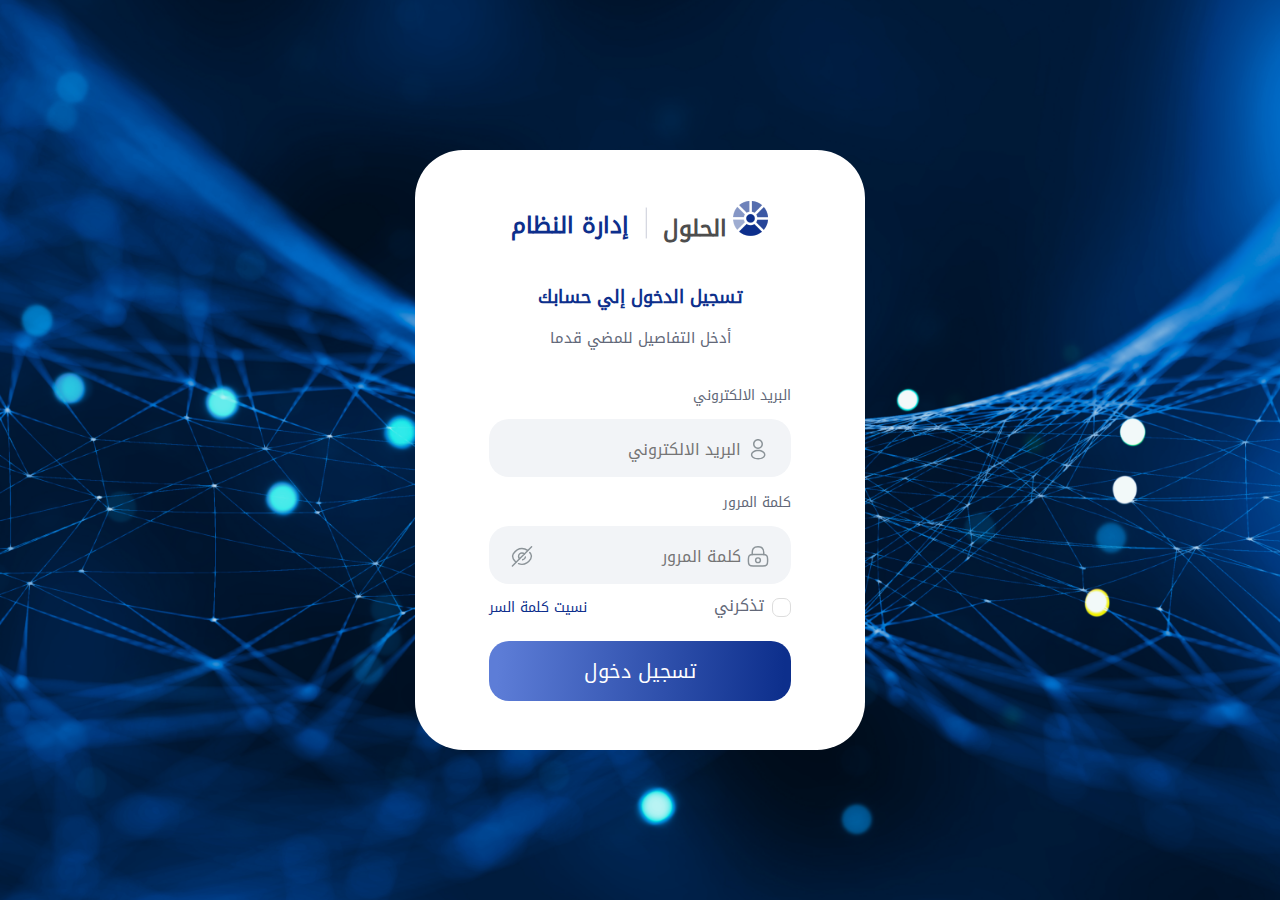
<file: index.html>
<!DOCTYPE html>
<html lang="ar" dir="rtl">
<head>
    <meta charset="UTF-8">
    <meta name="viewport" content="width=device-width, initial-scale=1.0">
    <title>Login</title>
    <link rel="stylesheet" href="css/login-style.css">
    <link rel="stylesheet" href="css/all.min.css">
    <title>Document</title>
</head>
<body class="login-page">
    <div class="login-form">
        <div class="brand-item">
            <div class="item-logo"><a class="brand" href="#"><img src="img/logo.png" alt><span>الحلول</span></a></div>
            <div>   
                <svg class="stroke-svg" xmlns="http://www.w3.org/2000/svg" width="2" height="32" viewBox="0 0 2 34" fill="none">
                    <path d="M1 1L0.999999 33" stroke="#C5C9D5"
                        stroke-linecap="round" />
                </svg>
            </div>
            <div>
                <a class="link-brand" href="#">إدارة النظام</a>
            </div>
        </div>
        <div class="login-header">
            <p class="title">تسجيل الدخول إلي حسابك</p>
            <p class="des">أدخل التفاصيل للمضي قدما</p>
        </div>
        <form action="" class="form">
             <div class="email-field">
                <p class="email-title">البريد الالكتروني</p>
                <svg xmlns="http://www.w3.org/2000/svg" width="24" height="25" viewBox="0 0 24 25" fill="none">
                    <path d="M12.1596 12.5458C12.1296 12.5458 12.1096 12.5458 12.0796 12.5458C12.0296 12.5358 11.9596 12.5358 11.8996 12.5458C8.99957 12.4558 6.80957 10.1758 6.80957 7.36578C6.80957 4.50578 9.13957 2.17578 11.9996 2.17578C14.8596 2.17578 17.1896 4.50578 17.1896 7.36578C17.1796 10.1758 14.9796 12.4558 12.1896 12.5458C12.1796 12.5458 12.1696 12.5458 12.1596 12.5458ZM11.9996 3.67578C9.96957 3.67578 8.30957 5.33578 8.30957 7.36578C8.30957 9.36578 9.86957 10.9758 11.8596 11.0458C11.9096 11.0358 12.0496 11.0358 12.1796 11.0458C14.1396 10.9558 15.6796 9.34578 15.6896 7.36578C15.6896 5.33578 14.0296 3.67578 11.9996 3.67578Z" fill="#8B9398"/>
                    <path d="M12.1696 23.4758C10.2096 23.4758 8.23961 22.9758 6.74961 21.9758C5.35961 21.0558 4.59961 19.7958 4.59961 18.4258C4.59961 17.0558 5.35961 15.7858 6.74961 14.8558C9.74961 12.8658 14.6096 12.8658 17.5896 14.8558C18.9696 15.7758 19.7396 17.0358 19.7396 18.4058C19.7396 19.7758 18.9796 21.0458 17.5896 21.9758C16.0896 22.9758 14.1296 23.4758 12.1696 23.4758ZM7.57961 16.1158C6.61961 16.7558 6.09961 17.5758 6.09961 18.4358C6.09961 19.2858 6.62961 20.1058 7.57961 20.7358C10.0696 22.4058 14.2696 22.4058 16.7596 20.7358C17.7196 20.0958 18.2396 19.2758 18.2396 18.4158C18.2396 17.5658 17.7096 16.7458 16.7596 16.1158C14.2696 14.4558 10.0696 14.4558 7.57961 16.1158Z" fill="#8B9398"/>
                </svg>
                <input type="email" placeholder="البريد الالكتروني">
             </div>
             <div class="password-field">
                <p class="pass-title"> كلمة المرور</p>
                <svg class="pass" xmlns="http://www.w3.org/2000/svg" width="24" height="25" viewBox="0 0 24 25" fill="none">
                    <path d="M6 10.9258V8.92578C6 5.61578 7 2.92578 12 2.92578C17 2.92578 18 5.61578 18 8.92578V10.9258" stroke="#8B9398" stroke-width="1.5" stroke-linecap="round" stroke-linejoin="round"/>
                    <path d="M12 19.4258C13.3807 19.4258 14.5 18.3065 14.5 16.9258C14.5 15.5451 13.3807 14.4258 12 14.4258C10.6193 14.4258 9.5 15.5451 9.5 16.9258C9.5 18.3065 10.6193 19.4258 12 19.4258Z" stroke="#8B9398" stroke-width="1.5" stroke-linecap="round" stroke-linejoin="round"/>
                    <path d="M17 22.9258H7C3 22.9258 2 21.9258 2 17.9258V15.9258C2 11.9258 3 10.9258 7 10.9258H17C21 10.9258 22 11.9258 22 15.9258V17.9258C22 21.9258 21 22.9258 17 22.9258Z" stroke="#8B9398" stroke-width="1.5" stroke-linecap="round" stroke-linejoin="round"/>
                </svg>
                <span onclick="viewPassword()"><svg id="eyePassword" class="eye"xmlns="http://www.w3.org/2000/svg" width="24" height="25" viewBox="0 0 24 25" fill="none">
                    <path d="M14.5299 10.3957L9.46992 15.4557C8.81992 14.8057 8.41992 13.9157 8.41992 12.9257C8.41992 10.9457 10.0199 9.3457 11.9999 9.3457C12.9899 9.3457 13.8799 9.7457 14.5299 10.3957Z" stroke="#8B9398" stroke-width="1.5" stroke-linecap="round" stroke-linejoin="round"/>
                    <path d="M17.8198 6.69625C16.0698 5.37625 14.0698 4.65625 11.9998 4.65625C8.46984 4.65625 5.17984 6.73625 2.88984 10.3362C1.98984 11.7462 1.98984 14.1163 2.88984 15.5263C3.67984 16.7663 4.59984 17.8363 5.59984 18.6963" stroke="#8B9398" stroke-width="1.5" stroke-linecap="round" stroke-linejoin="round"/>
                    <path d="M8.41992 20.4555C9.55992 20.9355 10.7699 21.1955 11.9999 21.1955C15.5299 21.1955 18.8199 19.1155 21.1099 15.5155C22.0099 14.1055 22.0099 11.7355 21.1099 10.3255C20.7799 9.80547 20.4199 9.31547 20.0499 8.85547" stroke="#8B9398" stroke-width="1.5" stroke-linecap="round" stroke-linejoin="round"/>
                    <path d="M15.5099 13.626C15.2499 15.036 14.0999 16.186 12.6899 16.446" stroke="#8B9398" stroke-width="1.5" stroke-linecap="round" stroke-linejoin="round"/>
                    <path d="M9.47 15.4561L2 22.9261" stroke="#8B9398" stroke-width="1.5" stroke-linecap="round" stroke-linejoin="round"/>
                    <path d="M21.9998 2.92578L14.5298 10.3958" stroke="#8B9398" stroke-width="1.5" stroke-linecap="round" stroke-linejoin="round"/>
                    </svg></span>
                <input type="password" id="password-field" placeholder="كلمة المرور">
             </div>
            <div class="remember">
                <div><input type="checkbox"><span for="">تذكرني</span></div>   
                <div><a href="forgetPassword.html">نسيت كلمة السر</a></div>                
            </div>  
           <button class="login-btn">تسجيل دخول</button>
        </form>
    </div>
    <script src="js/main.js"></script>
</body>
</html>
</file>
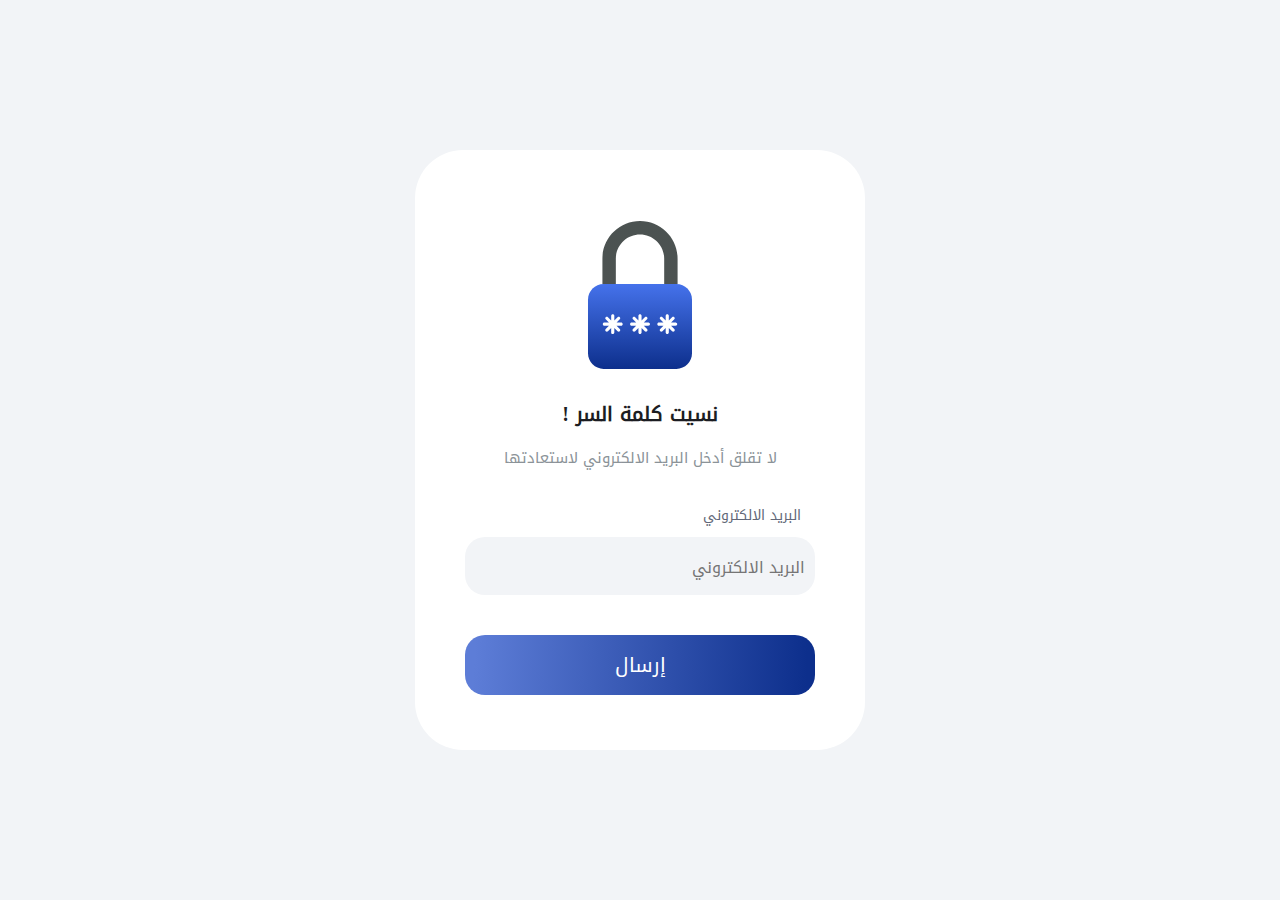
<file: forgetPassword.html>
<!DOCTYPE html>
<html lang="ar" dir="rtl">
<head>
    <meta charset="UTF-8">
    <meta name="viewport" content="width=device-width, initial-scale=1.0">
    <link rel="stylesheet" href="css/all.min.css">
    <title>Forget Password</title>
    <link rel="stylesheet" href="css/login-style.css">
</head>
<body class="forget-page">
    <div class="foregetPass-form">
        <div class="header-forget">
            <div>
                <svg xmlns="http://www.w3.org/2000/svg" width="187" height="187" viewBox="0 0 187 187" fill="none">
                    <path d="M93.5078 1.36328C67.651 1.36328 46.6555 22.3584 46.6555 48.2152V80.0118C47.1259 79.9727 47.5964 79.9332 48.1062 79.9332H63.3774V48.2152C63.3774 31.5915 76.8644 18.0651 93.5078 18.0651C110.326 18.0651 123.658 31.7873 123.658 48.2152V79.9332H138.89C139.399 79.9332 139.87 79.9723 140.36 80.0118V48.2152C140.36 22.5907 119.596 1.36328 93.5078 1.36328Z" fill="url(#paint0_linear_1_33404)"/>
                    <path d="M158.327 99.3703V166.202C158.327 176.922 149.649 185.636 138.893 185.636H48.1069C37.3872 185.636 28.6731 176.922 28.6731 166.202V99.3703C28.6731 88.6507 37.3872 79.9365 48.1069 79.9365H138.893C149.649 79.9365 158.327 88.6507 158.327 99.3703Z" fill="url(#paint1_linear_1_33404)"/>
                    <path d="M71.9212 129.863C71.9212 130.942 71.0392 131.824 69.961 131.824H64.2568L68.2948 135.862C68.4766 136.043 68.6207 136.258 68.7191 136.496C68.8175 136.733 68.8681 136.987 68.8681 137.244C68.8681 137.5 68.8175 137.755 68.7191 137.992C68.6207 138.229 68.4766 138.444 68.2948 138.626C67.4723 139.448 66.2382 139.37 65.5307 138.626L61.4927 134.588V140.312C61.4927 141.39 60.6103 142.272 59.5325 142.272C59.2748 142.273 59.0195 142.223 58.7813 142.124C58.5431 142.026 58.3267 141.882 58.1445 141.7C57.9623 141.517 57.8179 141.301 57.7197 141.063C57.6215 140.825 57.5714 140.569 57.5723 140.312V134.588L53.5343 138.626C52.7117 139.448 51.4776 139.37 50.7698 138.626C50.5839 138.447 50.436 138.232 50.335 137.995C50.234 137.757 50.182 137.502 50.182 137.244C50.182 136.986 50.234 136.73 50.335 136.493C50.436 136.255 50.5839 136.041 50.7698 135.862L54.8082 131.824H49.0842C48.0061 131.824 47.124 130.941 47.124 129.863C47.124 128.786 48.0061 127.903 49.0842 127.903H54.8082L50.7698 123.865C50.5839 123.686 50.436 123.471 50.335 123.234C50.234 122.996 50.1819 122.741 50.1819 122.483C50.1819 122.225 50.234 121.969 50.335 121.732C50.436 121.494 50.5839 121.28 50.7698 121.101C50.9512 120.919 51.1666 120.775 51.4038 120.676C51.641 120.578 51.8952 120.527 52.152 120.527C52.4088 120.527 52.663 120.578 52.9002 120.676C53.1374 120.775 53.3529 120.919 53.5343 121.101L57.5723 125.139V119.435C57.5723 118.337 58.435 117.475 59.5325 117.475C59.7902 117.474 60.0455 117.524 60.2837 117.622C60.522 117.72 60.7384 117.864 60.9206 118.047C61.1028 118.229 61.2472 118.445 61.3454 118.684C61.4436 118.922 61.4936 119.177 61.4927 119.435V125.139L65.5307 121.101C65.7121 120.919 65.9275 120.775 66.1647 120.676C66.4018 120.578 66.656 120.527 66.9128 120.527C67.1695 120.527 67.4237 120.578 67.6609 120.676C67.8981 120.775 68.1135 120.919 68.2948 121.101C68.4766 121.282 68.6208 121.498 68.7191 121.735C68.8175 121.972 68.8681 122.226 68.8681 122.483C68.8681 122.74 68.8175 122.994 68.7191 123.231C68.6208 123.468 68.4766 123.684 68.2948 123.865L64.2568 127.903H69.961C71.0392 127.903 71.9212 128.785 71.9212 129.863Z" fill="white"/>
                    <path d="M105.894 129.863C105.895 130.121 105.845 130.376 105.747 130.615C105.649 130.853 105.504 131.069 105.322 131.251C105.14 131.434 104.923 131.578 104.685 131.676C104.447 131.774 104.192 131.824 103.934 131.824H98.2293L102.267 135.862C102.449 136.043 102.593 136.258 102.692 136.495C102.79 136.733 102.841 136.987 102.841 137.244C102.841 137.5 102.79 137.755 102.692 137.992C102.593 138.229 102.449 138.444 102.267 138.626C101.531 139.402 100.255 139.417 99.5033 138.626L95.4649 134.588V140.312C95.4649 141.39 94.5828 142.272 93.5047 142.272C92.4265 142.272 91.5444 141.39 91.5444 140.312V134.588L87.5061 138.626C86.6839 139.448 85.4494 139.37 84.7423 138.626C84.5563 138.447 84.4084 138.232 84.3073 137.995C84.2063 137.757 84.1542 137.502 84.1542 137.244C84.1542 136.986 84.2063 136.73 84.3073 136.493C84.4084 136.255 84.5563 136.041 84.7423 135.862L88.7807 131.824H83.0564C81.9782 131.824 81.0962 130.941 81.0962 129.863C81.0962 128.786 81.9786 127.903 83.0564 127.903H88.7807L84.7423 123.865C84.5563 123.686 84.4084 123.471 84.3073 123.234C84.2062 122.996 84.1541 122.741 84.1541 122.483C84.1541 122.225 84.2062 121.969 84.3073 121.732C84.4084 121.494 84.5563 121.28 84.7423 121.101C84.9236 120.919 85.139 120.775 85.3761 120.676C85.6133 120.578 85.8675 120.527 86.1242 120.527C86.3809 120.527 86.6351 120.578 86.8722 120.676C87.1094 120.775 87.3247 120.919 87.5061 121.101L91.5444 125.139V119.435C91.5444 118.337 92.4265 117.475 93.5047 117.475C94.5828 117.475 95.4649 118.337 95.4649 119.435V125.139L99.5033 121.101C99.6846 120.919 99.9001 120.775 100.137 120.676C100.374 120.578 100.629 120.527 100.885 120.527C101.142 120.527 101.396 120.578 101.633 120.676C101.871 120.775 102.086 120.919 102.267 121.101C102.449 121.282 102.593 121.497 102.692 121.735C102.79 121.972 102.841 122.226 102.841 122.483C102.841 122.74 102.79 122.994 102.692 123.231C102.593 123.468 102.449 123.684 102.267 123.865L98.2293 127.903H103.934C104.192 127.902 104.447 127.952 104.685 128.051C104.923 128.149 105.14 128.293 105.322 128.475C105.504 128.658 105.649 128.874 105.747 129.112C105.845 129.35 105.895 129.606 105.894 129.863Z" fill="white"/>
                    <path d="M139.867 129.863C139.868 130.121 139.818 130.376 139.719 130.615C139.621 130.853 139.477 131.069 139.295 131.251C139.113 131.434 138.896 131.578 138.658 131.676C138.42 131.774 138.164 131.824 137.907 131.824H132.202L136.241 135.862C136.422 136.043 136.566 136.258 136.665 136.496C136.763 136.733 136.814 136.987 136.814 137.244C136.814 137.5 136.763 137.755 136.665 137.992C136.566 138.229 136.422 138.444 136.241 138.626C135.508 139.397 134.232 139.421 133.476 138.626L129.438 134.588V140.312C129.438 141.39 128.556 142.272 127.478 142.272C126.4 142.272 125.518 141.39 125.518 140.312V134.588L121.48 138.626C120.657 139.448 119.423 139.37 118.715 138.626C118.529 138.447 118.381 138.232 118.28 137.995C118.179 137.757 118.127 137.502 118.127 137.244C118.127 136.986 118.179 136.73 118.28 136.493C118.381 136.255 118.529 136.041 118.715 135.862L122.754 131.824H117.029C115.951 131.824 115.069 130.941 115.069 129.863C115.069 128.786 115.951 127.903 117.029 127.903H122.754L118.715 123.865C118.529 123.686 118.381 123.472 118.28 123.234C118.179 122.997 118.127 122.741 118.127 122.483C118.127 122.225 118.179 121.969 118.28 121.732C118.381 121.494 118.529 121.28 118.715 121.101C118.897 120.919 119.112 120.775 119.349 120.676C119.587 120.578 119.841 120.527 120.098 120.527C120.354 120.527 120.608 120.578 120.846 120.676C121.083 120.775 121.298 120.919 121.48 121.101L125.518 125.139V119.435C125.518 118.337 126.4 117.475 127.478 117.475C128.556 117.475 129.438 118.337 129.438 119.435V125.139L133.476 121.101C133.658 120.919 133.873 120.775 134.11 120.676C134.348 120.578 134.602 120.527 134.858 120.527C135.115 120.527 135.369 120.578 135.607 120.676C135.844 120.775 136.059 120.919 136.241 121.101C136.422 121.282 136.566 121.498 136.665 121.735C136.763 121.972 136.814 122.226 136.814 122.483C136.814 122.74 136.763 122.994 136.665 123.231C136.566 123.468 136.422 123.684 136.241 123.865L132.202 127.903H137.907C138.164 127.902 138.42 127.952 138.658 128.051C138.896 128.149 139.113 128.293 139.295 128.475C139.477 128.658 139.621 128.874 139.719 129.112C139.818 129.35 139.868 129.606 139.867 129.863Z" fill="white"/>
                    <defs>
                      <linearGradient id="paint0_linear_1_33404" x1="93.5078" y1="80.0118" x2="93.5078" y2="1.36328" gradientUnits="userSpaceOnUse">
                        <stop offset="0.017" stop-color="#4D5351"/>
                        <stop offset="1" stop-color="#4B5251"/>
                      </linearGradient>
                      <linearGradient id="paint1_linear_1_33404" x1="93.5" y1="185.636" x2="93.5" y2="79.9365" gradientUnits="userSpaceOnUse">
                        <stop stop-color="#0D2F8C"/>
                        <stop offset="1" stop-color="#4572EB"/>
                      </linearGradient>
                    </defs>
                  </svg>
            </div>
            <div>
                <p class="forget-title">نسيت كلمة السر !</p>
                <p class="forget-des">لا تقلق أدخل البريد الالكتروني لاستعادتها </p>
            </div>
        </div>
        <form action="" class="formForget">
            <p class="email-title-forget">البريد الالكتروني</p>
            <input type="email" placeholder="البريد الالكتروني">
        </form>
        <div>
          <a href="Virification.html"><button class="forget-btn"> إرسال</button>  </a>
       </div>
    </div>
</body>
</html>
</file>
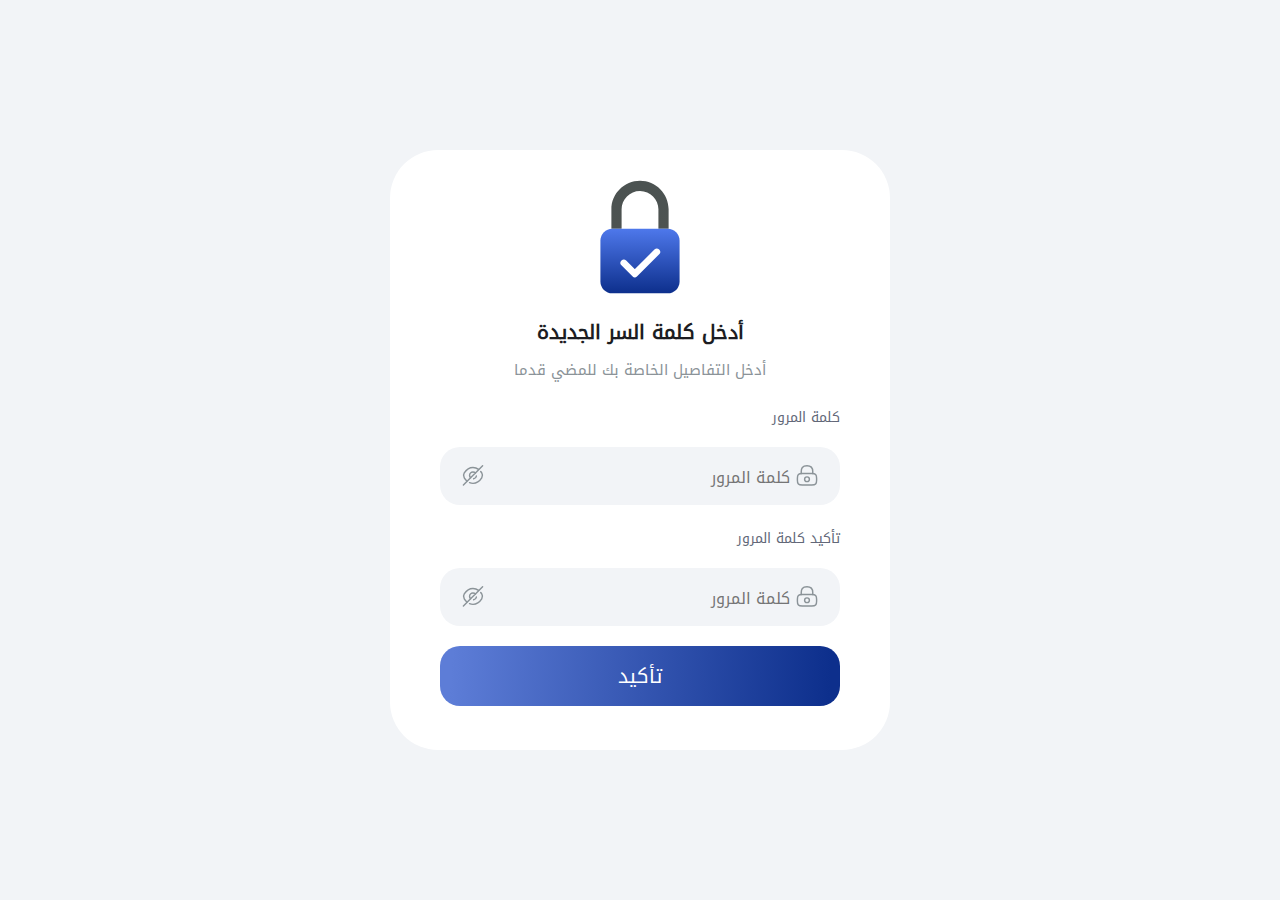
<file: resetPassword.html>
<!DOCTYPE html>
<html lang="ar" dir="rtl">
<head>
    <meta charset="UTF-8">
    <meta name="viewport" content="width=device-width, initial-scale=1.0">
    <link rel="stylesheet" href="css/all.min.css">
    <title>Reset Password</title>
    <link rel="stylesheet" href="css/login-style.css">
 
</head>
<body class="reset-page">
    <div class="reset-form">
        <div class="header-reset">
            <div>
                <svg xmlns="http://www.w3.org/2000/svg" width="131" height="185" viewBox="0 0 131 185" fill="none">
                    <path d="M65.5078 0.363281C39.651 0.363281 18.6555 21.3584 18.6555 47.2152V79.0118C19.1259 78.9727 19.5964 78.9332 20.1062 78.9332H35.3774V47.2152C35.3774 30.5915 48.8644 17.0651 65.5078 17.0651C82.3257 17.0651 95.6579 30.7873 95.6579 47.2152V78.9332H110.89C111.399 78.9332 111.87 78.9723 112.36 79.0118V47.2152C112.36 21.5907 91.5957 0.363281 65.5078 0.363281Z" fill="url(#paint0_linear_1_39748)"/>
                    <path d="M130.327 98.3713V165.203C130.327 175.923 121.649 184.637 110.893 184.637H20.1069C9.38722 184.637 0.673096 175.923 0.673096 165.203V98.3713C0.673096 87.6516 9.38722 78.9375 20.1069 78.9375H110.893C121.649 78.9375 130.327 87.6516 130.327 98.3713Z" fill="url(#paint1_linear_1_39748)"/>
                    <path d="M39.0002 135L56.9791 153L93.0002 117" stroke="white" stroke-width="11" stroke-linecap="round" stroke-linejoin="round"/>
                    <defs>
                      <linearGradient id="paint0_linear_1_39748" x1="65.5078" y1="79.0118" x2="65.5078" y2="0.363281" gradientUnits="userSpaceOnUse">
                        <stop offset="0.017" stop-color="#4D5351"/>
                        <stop offset="1" stop-color="#4B5251"/>
                      </linearGradient>
                      <linearGradient id="paint1_linear_1_39748" x1="65.5" y1="184.637" x2="65.5" y2="78.9375" gradientUnits="userSpaceOnUse">
                        <stop stop-color="#0D2F8C"/>
                        <stop offset="1" stop-color="#4E78EB"/>
                      </linearGradient>
                    </defs>
                  </svg>
            </div>
            <div>
                <p class="reset-title">أدخل كلمة السر الجديدة</p>
                <p class="reset-des">أدخل التفاصيل الخاصة بك للمضي قدما</p>
            </div>
        </div>
         <form action="">
            <div class="password-field">
                <p class="pass-title1"> كلمة المرور</p>
                <svg class="pass" xmlns="http://www.w3.org/2000/svg" width="24" height="25" viewBox="0 0 24 25" fill="none">
                    <path d="M6 10.9258V8.92578C6 5.61578 7 2.92578 12 2.92578C17 2.92578 18 5.61578 18 8.92578V10.9258" stroke="#8B9398" stroke-width="1.5" stroke-linecap="round" stroke-linejoin="round"/>
                    <path d="M12 19.4258C13.3807 19.4258 14.5 18.3065 14.5 16.9258C14.5 15.5451 13.3807 14.4258 12 14.4258C10.6193 14.4258 9.5 15.5451 9.5 16.9258C9.5 18.3065 10.6193 19.4258 12 19.4258Z" stroke="#8B9398" stroke-width="1.5" stroke-linecap="round" stroke-linejoin="round"/>
                    <path d="M17 22.9258H7C3 22.9258 2 21.9258 2 17.9258V15.9258C2 11.9258 3 10.9258 7 10.9258H17C21 10.9258 22 11.9258 22 15.9258V17.9258C22 21.9258 21 22.9258 17 22.9258Z" stroke="#8B9398" stroke-width="1.5" stroke-linecap="round" stroke-linejoin="round"/>
                </svg>
                <span onclick="viewPassword()"><svg id="eyePassword" class="eye"xmlns="http://www.w3.org/2000/svg" width="24" height="25" viewBox="0 0 24 25" fill="none">
                    <path d="M14.5299 10.3957L9.46992 15.4557C8.81992 14.8057 8.41992 13.9157 8.41992 12.9257C8.41992 10.9457 10.0199 9.3457 11.9999 9.3457C12.9899 9.3457 13.8799 9.7457 14.5299 10.3957Z" stroke="#8B9398" stroke-width="1.5" stroke-linecap="round" stroke-linejoin="round"/>
                    <path d="M17.8198 6.69625C16.0698 5.37625 14.0698 4.65625 11.9998 4.65625C8.46984 4.65625 5.17984 6.73625 2.88984 10.3362C1.98984 11.7462 1.98984 14.1163 2.88984 15.5263C3.67984 16.7663 4.59984 17.8363 5.59984 18.6963" stroke="#8B9398" stroke-width="1.5" stroke-linecap="round" stroke-linejoin="round"/>
                    <path d="M8.41992 20.4555C9.55992 20.9355 10.7699 21.1955 11.9999 21.1955C15.5299 21.1955 18.8199 19.1155 21.1099 15.5155C22.0099 14.1055 22.0099 11.7355 21.1099 10.3255C20.7799 9.80547 20.4199 9.31547 20.0499 8.85547" stroke="#8B9398" stroke-width="1.5" stroke-linecap="round" stroke-linejoin="round"/>
                    <path d="M15.5099 13.626C15.2499 15.036 14.0999 16.186 12.6899 16.446" stroke="#8B9398" stroke-width="1.5" stroke-linecap="round" stroke-linejoin="round"/>
                    <path d="M9.47 15.4561L2 22.9261" stroke="#8B9398" stroke-width="1.5" stroke-linecap="round" stroke-linejoin="round"/>
                    <path d="M21.9998 2.92578L14.5298 10.3958" stroke="#8B9398" stroke-width="1.5" stroke-linecap="round" stroke-linejoin="round"/>
                    </svg></span>
                <input type="password" id="password-field" placeholder="كلمة المرور">
             </div>
             <div class="password-field">
                <p class="pass-title2"> تأكيد كلمة المرور</p>
                <svg class="pass" xmlns="http://www.w3.org/2000/svg" width="24" height="25" viewBox="0 0 24 25" fill="none">
                    <path d="M6 10.9258V8.92578C6 5.61578 7 2.92578 12 2.92578C17 2.92578 18 5.61578 18 8.92578V10.9258" stroke="#8B9398" stroke-width="1.5" stroke-linecap="round" stroke-linejoin="round"/>
                    <path d="M12 19.4258C13.3807 19.4258 14.5 18.3065 14.5 16.9258C14.5 15.5451 13.3807 14.4258 12 14.4258C10.6193 14.4258 9.5 15.5451 9.5 16.9258C9.5 18.3065 10.6193 19.4258 12 19.4258Z" stroke="#8B9398" stroke-width="1.5" stroke-linecap="round" stroke-linejoin="round"/>
                    <path d="M17 22.9258H7C3 22.9258 2 21.9258 2 17.9258V15.9258C2 11.9258 3 10.9258 7 10.9258H17C21 10.9258 22 11.9258 22 15.9258V17.9258C22 21.9258 21 22.9258 17 22.9258Z" stroke="#8B9398" stroke-width="1.5" stroke-linecap="round" stroke-linejoin="round"/>
                </svg>
                <span onclick="viewPassword()"><svg id="eyePassword" class="eye"xmlns="http://www.w3.org/2000/svg" width="24" height="25" viewBox="0 0 24 25" fill="none">
                    <path d="M14.5299 10.3957L9.46992 15.4557C8.81992 14.8057 8.41992 13.9157 8.41992 12.9257C8.41992 10.9457 10.0199 9.3457 11.9999 9.3457C12.9899 9.3457 13.8799 9.7457 14.5299 10.3957Z" stroke="#8B9398" stroke-width="1.5" stroke-linecap="round" stroke-linejoin="round"/>
                    <path d="M17.8198 6.69625C16.0698 5.37625 14.0698 4.65625 11.9998 4.65625C8.46984 4.65625 5.17984 6.73625 2.88984 10.3362C1.98984 11.7462 1.98984 14.1163 2.88984 15.5263C3.67984 16.7663 4.59984 17.8363 5.59984 18.6963" stroke="#8B9398" stroke-width="1.5" stroke-linecap="round" stroke-linejoin="round"/>
                    <path d="M8.41992 20.4555C9.55992 20.9355 10.7699 21.1955 11.9999 21.1955C15.5299 21.1955 18.8199 19.1155 21.1099 15.5155C22.0099 14.1055 22.0099 11.7355 21.1099 10.3255C20.7799 9.80547 20.4199 9.31547 20.0499 8.85547" stroke="#8B9398" stroke-width="1.5" stroke-linecap="round" stroke-linejoin="round"/>
                    <path d="M15.5099 13.626C15.2499 15.036 14.0999 16.186 12.6899 16.446" stroke="#8B9398" stroke-width="1.5" stroke-linecap="round" stroke-linejoin="round"/>
                    <path d="M9.47 15.4561L2 22.9261" stroke="#8B9398" stroke-width="1.5" stroke-linecap="round" stroke-linejoin="round"/>
                    <path d="M21.9998 2.92578L14.5298 10.3958" stroke="#8B9398" stroke-width="1.5" stroke-linecap="round" stroke-linejoin="round"/>
                    </svg></span>
                <input type="password" id="password-field" placeholder="كلمة المرور">
             </div>
         </form>
         <a href="index.html"><button class="reset-btn">تأكيد</button>  </a>
    </div>
    <script src="js/main.js"></script>
</body>
</html>
</file>
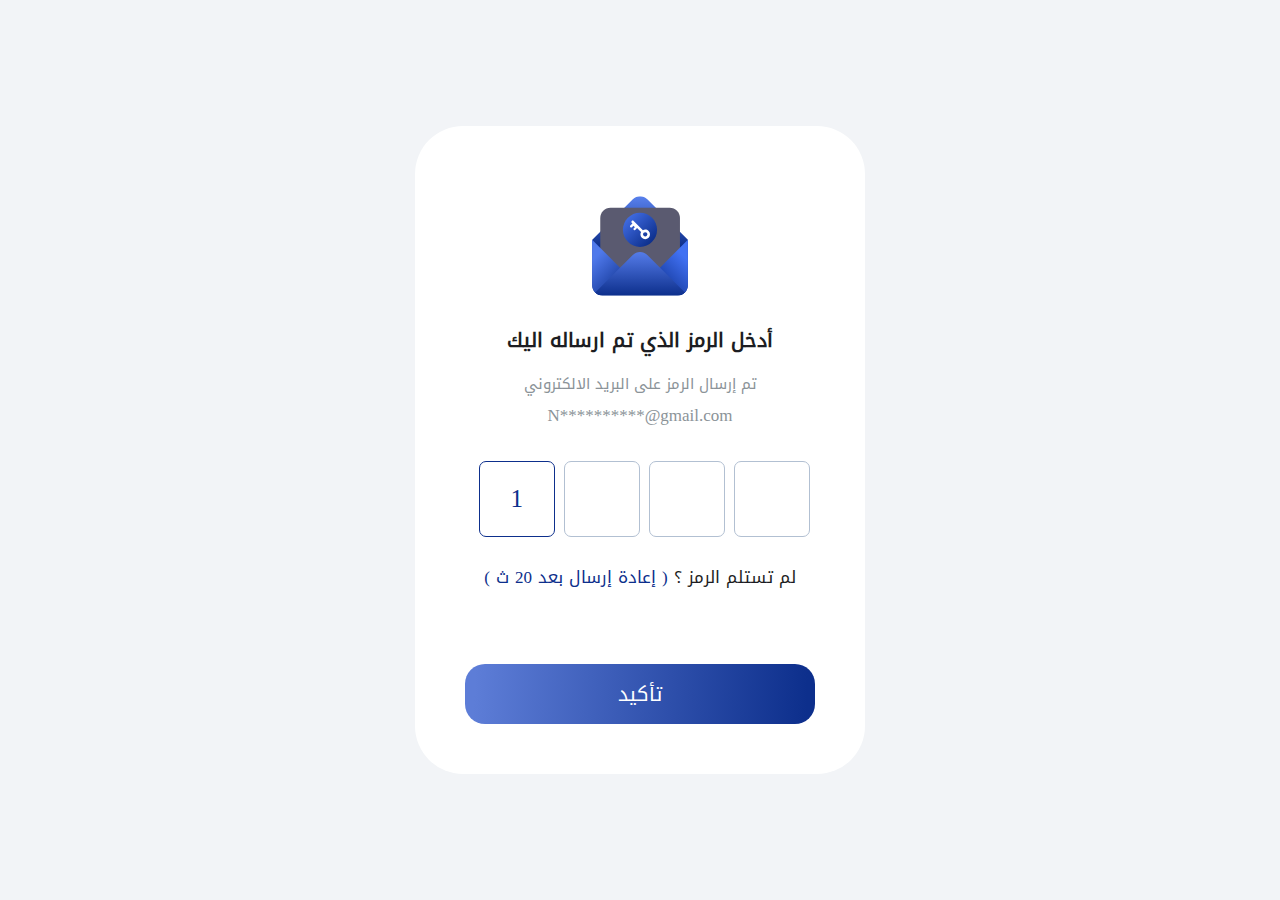
<file: Virification.html>
<!DOCTYPE html>
<html lang="ar" dir="rtl">
<head>
    <meta charset="UTF-8">
    <meta name="viewport" content="width=device-width, initial-scale=1.0">
    <link rel="stylesheet" href="css/all.min.css">
    <title>virification</title>
    <link rel="stylesheet" href="css/login-style.css">
 
</head>
<body class="virification-page">
    <div class="virification-form">
        <div class="header-virification">
            <div>
                <svg xmlns="http://www.w3.org/2000/svg" width="127" height="127" viewBox="0 0 127 128" fill="none">
                    <g clip-path="url(#clip0_1_39712)">
                      <path d="M124.792 55.9942V114.285C124.792 121.528 118.914 127.407 111.671 127.407H15.5029C8.25996 127.407 2.38125 121.528 2.38125 114.285V55.9942L54.3223 4.22686C59.432 -0.88291 67.7168 -0.88291 72.8266 4.22686L124.792 55.9942Z" fill="url(#paint0_linear_1_39712)"/>
                      <path d="M25.7473 15.0176H101.526C108.769 15.0176 114.647 20.8963 114.647 28.1393V103.918C114.647 111.161 108.769 117.039 101.526 117.039H25.7473C18.5043 117.039 12.6256 111.161 12.6256 103.918V28.1145C12.6256 20.8715 18.5043 15.0176 25.7473 15.0176Z" fill="#5A5A70"/>
                      <path d="M124.792 55.9941V114.285C124.792 121.528 118.914 127.407 111.671 127.407H63.5744L63.5 117.287L124.792 55.9941Z" fill="url(#paint1_linear_1_39712)"/>
                      <path d="M2.20762 55.9941V114.285C2.20762 121.528 8.08633 127.407 15.3293 127.407H63.4256L63.5 117.287L2.20762 55.9941Z" fill="url(#paint2_linear_1_39712)"/>
                      <path d="M120.972 123.537C118.914 125.621 116.136 127.01 113.06 127.357L15.0316 127.407C11.5838 127.283 8.4584 125.819 6.17637 123.537L54.2975 75.4163C59.4072 70.3065 67.7168 70.3065 72.8514 75.4163L120.972 123.537Z" fill="url(#paint3_linear_1_39712)"/>
                      <path d="M63.5 65.1473C75.569 65.1473 85.3529 55.3634 85.3529 43.2943C85.3529 31.2253 75.569 21.4414 63.5 21.4414C51.431 21.4414 41.6471 31.2253 41.6471 43.2943C41.6471 55.3634 51.431 65.1473 63.5 65.1473Z" fill="url(#paint4_linear_1_39712)"/>
                      <path d="M67.2207 43.7401L55.3393 31.8587C54.6943 31.2138 53.6277 31.2138 52.958 31.8587C52.3131 32.5036 52.3131 33.5702 52.958 34.2399L53.8262 35.1081L51.1225 37.8118C50.5272 38.4071 50.5272 39.3745 51.1225 39.9698C51.7178 40.5651 52.6852 40.5651 53.2805 39.9698L55.1656 38.0847L57.0012 39.9202L55.5129 41.4085C55.0168 41.9046 54.9176 42.7231 55.3889 43.2688C55.9098 43.889 56.8275 43.9386 57.398 43.3681L59.7297 41.0364L64.8395 46.1462C63.5496 48.4778 63.8721 51.4544 65.8564 53.4388C68.2377 55.82 72.1072 55.82 74.5133 53.4388C76.9193 51.0575 76.8945 47.188 74.5133 44.7819C72.5289 42.7728 69.5523 42.4255 67.2207 43.7401ZM72.132 51.0327C71.0406 52.1241 69.3043 52.1241 68.2129 51.0327C67.1215 49.9413 67.1215 48.205 68.2129 47.1136C69.3043 46.0222 71.0406 46.0222 72.132 47.1136C73.2234 48.205 73.2234 49.9661 72.132 51.0327Z" fill="white"/>
                    </g>
                    <defs>
                      <linearGradient id="paint0_linear_1_39712" x1="63.5819" y1="127.407" x2="63.5819" y2="0.404947" gradientUnits="userSpaceOnUse">
                        <stop offset="0.5" stop-color="#0D2F8C"/>
                        <stop offset="1" stop-color="#5981ED"/>
                      </linearGradient>
                      <linearGradient id="paint1_linear_1_39712" x1="74.4126" y1="138.236" x2="140.712" y2="71.9341" gradientUnits="userSpaceOnUse">
                        <stop offset="0.2" stop-color="#0D2F8C"/>
                        <stop offset="0.8" stop-color="#4171F3"/>
                      </linearGradient>
                      <linearGradient id="paint2_linear_1_39712" x1="52.5897" y1="138.237" x2="-13.7108" y2="71.9361" gradientUnits="userSpaceOnUse">
                        <stop offset="0.2" stop-color="#0D2F8C"/>
                        <stop offset="0.8" stop-color="#4F79EB"/>
                      </linearGradient>
                      <linearGradient id="paint3_linear_1_39712" x1="63.5819" y1="127.399" x2="63.5819" y2="71.5597" gradientUnits="userSpaceOnUse">
                        <stop stop-color="#0D2F8C"/>
                        <stop offset="1" stop-color="#557CE9"/>
                      </linearGradient>
                      <linearGradient id="paint4_linear_1_39712" x1="48.0447" y1="27.8266" x2="78.9578" y2="58.7372" gradientUnits="userSpaceOnUse">
                        <stop stop-color="#3F6AE0"/>
                        <stop offset="1" stop-color="#0D2F8C"/>
                      </linearGradient>
                      <clipPath id="clip0_1_39712">
                        <rect width="127" height="127" fill="white" transform="translate(0 0.40625)"/>
                      </clipPath>
                    </defs>
                  </svg>
            </div>
            <div>
                <p class="virification-title">أدخل الرمز الذي تم ارساله اليك</p>
                <p class="virification-des">تم إرسال الرمز على البريد الالكتروني</p>
                <p class="code-sent">N**********@gmail.com</p>
            </div>
        </div>
         <form action="">
            <div dir="ltr" action="" class="code">
                <input type="text" class="nums active" value="1">  
                <input type="text"  class="nums">
                <input class="nums">  
                <input class="nums">
            </div>
            <p class="re-send">لم تستلم الرمز ؟ <span>( إعادة إرسال بعد 20 ث )</span></p>
         </form>
        <a href="resetPassword.html"> <button class="virification-btn">تأكيد</button>  </a>
    </div>
    
</body>
</html>
</file>
<file: css/login-style.css>
* {
    margin: 0;
    padding: 0;
    box-sizing: border-box;
    outline: none;
}
@font-face {
    font-family: 'droid';
    src: url(../fonts/Droid.Arabic.Kufi_DownloadSoftware.iR_.ttf);
}
/* --- login page --- */
body.login-page {
    background: url(../img/background.png);
    background-position: center center;
    background-repeat: no-repeat;
    background-size: cover;
    min-height: 100vh;
    display: flex;
    justify-content: center;
    align-items: center;
}

.login-form {
    width: 450px;
    height: 600px;
    border-radius: 48px;
    display: flex;
    background: #FFF;
    flex-direction: column;
    padding: 50px;
    justify-content: flex-start;
    align-items: center;
}

a {
    text-decoration: none;
}

.brand-item {
    display: flex;
    justify-content: center;
    align-items: center;
}

.brand span {
    font-size: 23px;
    font-family: 'droid';
    margin-right: 5px;
    font-weight: bold;
    color: #4D4D4D;
}


.brand-item .stroke-svg {
    width: 34.5px;
    flex-shrink: 0;
    stroke-width: 1px;
    stroke: #C5C9D5;
}

.link-brand {
    color: var(--primary-color, #0D2F8C);
    text-align: right;
    font-family: 'droid';
    font-size: 23px;
    font-style: normal;
    font-weight: 700;
    line-height: normal;
}

.login-header .title {
    color: var(--primary-color, #0D2F8C);
    text-align: right;
    font-family: 'droid';
    font-size: 18px;
    font-style: normal;
    font-weight: 700;
    line-height: normal;
    text-align: center;
    margin-top: 30px;
}

.login-header .des {
    color: var(--secondary-Text, #626878);
    text-align: right;
    font-family: 'droid';
    font-size: 15px;
    font-style: normal;
    font-weight: 400;
    margin-top: 10px;
    text-align: center;
    line-height: normal;
}
input::placeholder{
    font-size: 16px;
}

.form .email-title,
.form .pass-title {
    color: var(--secondary-Text, #626878);
    text-align: right;
    font-family: 'droid';
    font-size: 14px;
    font-style: normal;
    font-weight: 400;
    margin-top: 30px;
    line-height: normal;
    margin-bottom: 10px;
}

.form .pass-title {
    margin-top: 12px;
}

.form .email-field input::placeholder,
.form .password-field input::placeholder {
    font-family: 'droid';
    font-size: 16px;
}

.form .email-field input,
.form .password-field input {
    display: flex;
    text-indent: 40px;
    padding: 10px;
    flex-direction: column;
    align-items: flex-start;
    gap: 10px;
    flex: 1 0 0;
    align-self: stretch;
    width: 100%;
    border-radius: 20px;
    background: var(--field, #F2F4F7);
    border: none;
    color: #1C1D22;
    text-align: right;
    font-family: 'droid';
    font-size: 20px;
    font-weight: 400;

}

.form .email-field {
    position: relative;
}

.form .email-field svg {
    position: absolute;
    top: 58%;
    right: 21px;
    width: 24px;
    height: 24px;

}

.form .password-field {
    position: relative;
}

.form .password-field .pass {
    position: absolute;
    top: 58%;
    right: 21px;
    width: 24px;
    height: 24px;

}

.form .password-field .eye {
    position: absolute;
    top: 58%;
    left: 21px;
    width: 24px;
    height: 24px;

}

.form .remember {
    display: flex;
    justify-content: space-between;
    margin-top: 10px;
}

.form .remember input {
    width: 19px;
    height: 19px;
    margin-left: 8px;
    border-radius: 7px;
    vertical-align: middle;
    border: 1px solid #ddd;
    appearance: none;
    -webkit-appearance: none;
    outline: none;
    cursor: pointer;
}

.form .remember input:checked {
    background-color: var(--primary-color, #0D2F8C);
}

.form .remember span {
    color: var(--secondary-Text, #626878);
    text-align: right;
    font-family: 'droid';
    font-size: 16px;
    font-style: normal;
    font-weight: 400;
    line-height: 24px;

}

.form .remember a {
    color: var(--primary-color, #0D2F8C);
    text-align: center;
    font-family: 'droid';
    font-size: 14px;
    font-style: normal;
    font-weight: 400;
    text-decoration: none;
    line-height: normal;

}

.login-btn {
    display: flex;
    height: 60px;
    padding: 17px 16px;
    justify-content: center;
    align-items: center;
    gap: 10px;
    border-radius: 20px;
    background: linear-gradient(273deg, #0D2F8C 2.66%, #5D7DD7 96.93%);
    border: none;
    width: 100%;
    color: #FFF;
    text-align: center;
    font-family: 'droid';
    font-size: 20px;
    font-style: normal;
    font-weight: 400;
    margin-top: 20px;
    line-height: normal;
}

/* --- forget password page --- */
body.forget-page {
    background-color: #F2F4F7;
    min-height: 100vh;
    display: flex;
    justify-content: center;
    align-items: center;
}

.foregetPass-form {
    width: 450px;
    min-height: 600px;
    border-radius: 48px;
    display: flex;
    background: #FFF;
    flex-direction: column;
    padding: 50px 50px;

}

.foregetPass-form .header-forget {
    text-align: center;

}

.foregetPass-form .header-forget svg {
    margin-top: 20px;
    width: 150px;
    height: 150px;

}

.foregetPass-form .header-forget .forget-title {
    color: #1C1D22;
    font-family: 'droid';
    font-size: 20px;
    font-style: normal;
    font-weight: 700;
    line-height: normal;
    margin-top: 21px;

}

.foregetPass-form .header-forget .forget-des {
    color: #8B9398;
    font-family: 'droid';
    font-size: 15px;
    font-style: normal;
    font-weight: 400;
    line-height: normal;
    margin-top: 11px;

}

.foregetPass-form .formForget .email-title-forget {
    color: #626878;
    text-align: right;
    font-family: 'droid';
    font-size: 14px;
    font-style: normal;
    font-weight: 400;
    margin-top: 30px;
    line-height: normal;
    margin-bottom: 8px;
    margin-right: 14px;

}

.foregetPass-form .formForget input {
    display: flex;
    padding: 10px;
    flex-direction: column;
    align-items: flex-start;
    gap: 10px;
    flex: 1 0 0;
    align-self: stretch;
    width: 100%;
    border-radius: 20px;
    background: var(--field, #F2F4F7);
    border: none;
    color: #1C1D22;
    text-align: right;
    font-family: 'droid';
    font-size: 20px;
    font-weight: 400;
    line-height: normal;
}

.foregetPass-form .formForget input::placeholder {
    font-size: 16px;

}

.foregetPass-form .forget-btn {
    display: flex;
    height: 60px;
    padding: 17px 16px;
    justify-content: center;
    align-items: center;
    gap: 10px;
    border-radius: 20px;
    background: linear-gradient(273deg, #0D2F8C 2.66%, #5D7DD7 96.93%);
    border: none;
    width: 100%;
    color: #FFF;
    text-align: center;
    font-family: 'droid';
    font-size: 20px;
    font-style: normal;
    font-weight: 400;
    margin-top: 40px;
    line-height: normal;
}

/* ---  virification page --- */
body.virification-page {
    background-color: #F2F4F7;
    min-height: 100vh;
    display: flex;
    justify-content: center;
    align-items: center;
}

.virification-form {
    width: 450px;
    min-height: 600px;
    border-radius: 48px;
    display: flex;
    background: #FFF;
    flex-direction: column;
    padding: 50px;
}

.virification-form .header-virification {
    text-align: center;

}

.virification-form .header-virification svg {
    margin-top: 20px;
    width: 100px;
    height: 100px;

}

.virification-form .header-virification .virification-title {
    color: #1C1D22;
    font-family: 'droid';
    font-size: 20px;
    font-style: normal;
    font-weight: 700;
    line-height: normal;
    margin-top: 21px;

}

.virification-form .header-virification .virification-des {
    color: #8B9398;
    font-family: 'droid';
    font-size: 15px;
    font-style: normal;
    font-weight: 400;
    line-height: normal;
    margin-top: 11px;
}

.virification-form .header-virification .code-sent {
    color: #8B9398;
    font-family: 'droid';
    font-size: 17px;
    font-style: normal;
    font-weight: 400;
    line-height: normal;
    margin-top: 1px;
}

.virification-form .code {
    display: flex;
    flex-direction: row;
    justify-content: center;
    margin-top: 30px;
}

.virification-form .code .nums {
    width: 76.188px;
    height: 76.188px;
    border: 1px solid #B2C0D2;
    display: flex;
    flex-direction: column;
    justify-content: center;
    align-items: center;
    margin-left: 8.96px;
    border-radius: 7px;
    color: #1C1D22;
    font-family: Segoe UI;
    font-size: 25px;
    font-style: normal;
    font-weight: 400;
    line-height: normal;
    text-align: center;
}

.virification-form .code .nums.active {
    border: 1px solid #0D2F8C;
    color: #0D2F8C;

}

.virification-form .re-send {
    text-align: center;
    color: #1C1D22;
    font-family: 'droid';
    font-size: 17px;
    font-style: normal;
    font-weight: 400;
    line-height: normal;
    margin-top: 24px;
}

.virification-form .re-send span {
    color: #0D2F8C;
    font-family: 'droid';
    font-size: 17px;
    font-style: normal;
    font-weight: 400;
    line-height: normal;
}

.virification-form .virification-btn {
    margin-top: 71px;
    display: flex;
    height: 60px;
    padding: 17px 16px;
    justify-content: center;
    align-items: center;
    gap: 10px;
    border-radius: 20px;
    background: linear-gradient(273deg, #0D2F8C 2.66%, #5D7DD7 96.93%);
    border: none;
    width: 100%;
    color: #FFF;
    text-align: center;
    font-family: 'droid';
    font-size: 20px;
    font-style: normal;
    font-weight: 400;
    line-height: normal;

}

/* ---  reset page --- */
body.reset-page {
    background-color: #F2F4F7;
    min-height: 100vh;
    display: flex;
    justify-content: center;
    align-items: center;
}

.reset-form {
    width: 500px;
    height: 600px;
    border-radius: 48px;
    display: flex;
    background: #FFF;
    flex-direction: column;
    padding: 20px 50px;
}

.reset-form .header-reset {
    text-align: center;

}

.reset-form .header-reset svg {
    width: 80px;
    height: 134px;
}

.reset-form .header-reset .reset-title {
    color: #1C1D22;
    font-family: 'droid';
    font-size: 20px;
    font-style: normal;
    font-weight: 700;
    line-height: normal;
    margin-top: 5px;

}

.reset-form .header-reset .reset-des {
    color: #8B9398;
    font-family: 'droid';
    font-size: 15px;
    font-style: normal;
    font-weight: 400;
    line-height: normal;
    margin-top: 5px;
}

.reset-btn {
    margin-top: 20px;
    display: flex;
    height: 60px;
    padding: 17px 16px;
    justify-content: center;
    align-items: center;
    gap: 10px;
    border-radius: 20px;
    background: linear-gradient(273deg, #0D2F8C 2.66%, #5D7DD7 96.93%);
    border: none;
    width: 100%;
    color: #FFF;
    text-align: center;
    font-family: 'droid';
    font-size: 20px;
    font-style: normal;
    font-weight: 400;
    line-height: normal;

}

.reset-form .password-field {
    position: relative;
}

.reset-form .password-field .pass {
    position: absolute;
    top: 58%;
    right: 21px;
    width: 24px;
    height: 24px;

}

.reset-form .pass-title1 {
    color: var(--secondary-Text, #626878);
    text-align: right;
    font-family: 'droid';
    font-size: 14px;
    font-style: normal;
    font-weight: 400;
    margin-top: 20px;
    line-height: normal;
    margin-bottom: 16px;
}

.reset-form .pass-title2 {
    color: var(--secondary-Text, #626878);
    text-align: right;
    font-family: 'droid';
    font-size: 14px;
    font-style: normal;
    font-weight: 400;
    margin-top: 20px;
    line-height: normal;
    margin-bottom: 16px;
}

.reset-form .password-field .eye {
    position: absolute;
    top: 58%;
    left: 21px;
    width: 24px;
    height: 24px;
}

.reset-form.pass-title {
    margin-top: 32px;
}

input::placeholder {
    font-size: 16px;
}

.reset-form .password-field input {
    display: flex;
    text-indent: 40px;
    padding: 10px;
    flex-direction: column;
    align-items: flex-start;
    gap: 10px;
    flex: 1 0 0;
    align-self: stretch;
    width: 100%;
    border-radius: 20px;
    background: var(--field, #F2F4F7);
    border: none;
    color: #1C1D22;
    text-align: right;
    font-family: 'droid';
    font-size: 20px;
    font-weight: 400;
}

/* media */

@media (min-width:320px) and (max-width:599px) {
    .login-form {
        min-width: 350px;
        min-height: 600px;
        border-radius: 48px;
        display: flex;
        background: #FFF;
        flex-direction: column;
        padding: 50px;
        justify-content: flex-start;
        align-items: center;
    }

    a {
        text-decoration: none;
    }

    .brand-item {
        display: flex;
        justify-content: center;
        align-items: center;
    }

    .brand span {
        font-size: 23px;
        font-family: 'droid';
        margin-right: 5px;
        font-weight: bold;
        color: #4D4D4D;
    }


    .brand-item .stroke-svg {
        width: 34.5px;
        flex-shrink: 0;
        stroke-width: 1px;
        stroke: #C5C9D5;
    }

    .link-brand {
        color: var(--primary-color, #0D2F8C);
        text-align: right;
        font-family: 'droid';
        font-size: 23px;
        font-style: normal;
        font-weight: 700;
        line-height: normal;
    }

    .login-header .title {
        color: var(--primary-color, #0D2F8C);
        text-align: right;
        font-family: 'droid';
        font-size: 18px;
        font-style: normal;
        font-weight: 700;
        line-height: normal;
        text-align: center;
        margin-top: 30px;
    }

    .login-header .des {
        color: var(--secondary-Text, #626878);
        text-align: right;
        font-family: 'droid';
        font-size: 15px;
        font-style: normal;
        font-weight: 400;
        margin-top: 10px;
        text-align: center;
        line-height: normal;
    }

    .form .email-title,
    .form .pass-title {
        color: var(--secondary-Text, #626878);
        text-align: right;
        font-family: 'droid';
        font-size: 14px;
        font-style: normal;
        font-weight: 400;
        margin-top: 30px;
        line-height: normal;
        margin-bottom: 10px;
    }

    .form .pass-title {
        margin-top: 12px;
    }

    .form .email-field input::placeholder,
    .form .password-field input::placeholder {
        font-family: 'droid';
        font-size: 16px;
    }

    .form .email-field input,
    .form .password-field input {
        display: flex;
        text-indent: 40px;
        padding: 10px;
        flex-direction: column;
        align-items: flex-start;
        gap: 10px;
        flex: 1 0 0;
        align-self: stretch;
        width: 100%;
        border-radius: 20px;
        background: var(--field, #F2F4F7);
        border: none;
        color: #1C1D22;
        text-align: right;
        font-family: 'droid';
        font-size: 20px;
        font-weight: 400;

    }

    .form .email-field {
        position: relative;
    }

    .form .email-field svg {
        position: absolute;
        top: 58%;
        right: 21px;
        width: 24px;
        height: 24px;

    }

    .form .password-field {
        position: relative;
    }

    .form .password-field .pass {
        position: absolute;
        top: 58%;
        right: 21px;
        width: 24px;
        height: 24px;

    }

    .form .password-field .eye {
        position: absolute;
        top: 58%;
        left: 21px;
        width: 24px;
        height: 24px;

    }

    .form .remember {
        display: flex;
        justify-content: space-between;
        margin-top: 10px;
    }

    .form .remember input {
        width: 19px;
        height: 19px;
        margin-left: 8px;
        border-radius: 7px;
        vertical-align: middle;
        border: 1px solid #ddd;
        appearance: none;
        -webkit-appearance: none;
        outline: none;
        cursor: pointer;
    }

    .form .remember input:checked {
        background-color: var(--primary-color, #0D2F8C);
    }

    .form .remember span {
        color: var(--secondary-Text, #626878);
        text-align: right;
        font-family: 'droid';
        font-size: 16px;
        font-style: normal;
        font-weight: 400;
        line-height: 24px;

    }

    .form .remember a {
        color: var(--primary-color, #0D2F8C);
        text-align: center;
        font-family: 'droid';
        font-size: 14px;
        font-style: normal;
        font-weight: 400;
        text-decoration: none;
        line-height: normal;

    }

    .login-btn {
        display: flex;
        height: 60px;
        padding: 17px 16px;
        justify-content: center;
        align-items: center;
        gap: 10px;
        border-radius: 20px;
        background: linear-gradient(273deg, #0D2F8C 2.66%, #5D7DD7 96.93%);
        border: none;
        width: 100%;
        color: #FFF;
        text-align: center;
        font-family: 'droid';
        font-size: 20px;
        font-style: normal;
        font-weight: 400;
        margin-top: 20px;
        line-height: normal;
    }

    /* --- forget password page --- */
    body.forget-page {
        background-color: #F2F4F7;
        min-height: 100vh;
        display: flex;
        justify-content: center;
        align-items: center;
    }

    .foregetPass-form {
        min-width: 350px;
        min-height: 600px;
        border-radius: 48px;
        display: flex;
        background: #FFF;
        flex-direction: column;
        padding: 50px 50px;

    }

    .foregetPass-form .header-forget {
        text-align: center;

    }

    .foregetPass-form .header-forget svg {
        margin-top: 20px;
        width: 150px;
        height: 150px;

    }

    .foregetPass-form .header-forget .forget-title {
        color: #1C1D22;
        font-family: 'droid';
        font-size: 20px;
        font-style: normal;
        font-weight: 700;
        line-height: normal;
        margin-top: 21px;

    }

    .foregetPass-form .header-forget .forget-des {
        color: #8B9398;
        font-family: 'droid';
        font-size: 15px;
        font-style: normal;
        font-weight: 400;
        line-height: normal;
        margin-top: 11px;

    }

    .foregetPass-form .formForget .email-title-forget {
        color: #626878;
        text-align: right;
        font-family: 'droid';
        font-size: 14px;
        font-style: normal;
        font-weight: 400;
        margin-top: 30px;
        line-height: normal;
        margin-bottom: 8px;
        margin-right: 14px;

    }

    .foregetPass-form .formForget input {
        display: flex;
        padding: 10px;
        flex-direction: column;
        align-items: flex-start;
        gap: 10px;
        flex: 1 0 0;
        align-self: stretch;
        width: 100%;
        border-radius: 20px;
        background: var(--field, #F2F4F7);
        border: none;
        color: #1C1D22;
        text-align: right;
        font-family: 'droid';
        font-size: 20px;
        font-weight: 400;
        line-height: normal;
    }

    .foregetPass-form .formForget input::placeholder {
        font-size: 16px;

    }

    .foregetPass-form .forget-btn {
        display: flex;
        height: 60px;
        padding: 17px 16px;
        justify-content: center;
        align-items: center;
        gap: 10px;
        border-radius: 20px;
        background: linear-gradient(273deg, #0D2F8C 2.66%, #5D7DD7 96.93%);
        border: none;
        width: 100%;
        color: #FFF;
        text-align: center;
        font-family: 'droid';
        font-size: 20px;
        font-style: normal;
        font-weight: 400;
        margin-top: 40px;
        line-height: normal;
    }

    /* ---  virification page --- */
    body.virification-page {
        background-color: #F2F4F7;
        min-height: 100vh;
        display: flex;
        justify-content: center;
        align-items: center;
    }

    .virification-form {
        min-width: 350px;
        min-height: 600px;
        border-radius: 48px;
        display: flex;
        background: #FFF;
        flex-direction: column;
        padding: 50px;
    }

    .virification-form .header-virification {
        text-align: center;

    }

    .virification-form .header-virification svg {
        margin-top: 20px;
        width: 100px;
        height: 100px;

    }

    .virification-form .header-virification .virification-title {
        color: #1C1D22;
        font-family: 'droid';
        font-size: 20px;
        font-style: normal;
        font-weight: 700;
        line-height: normal;
        margin-top: 21px;

    }

    .virification-form .header-virification .virification-des {
        color: #8B9398;
        font-family: 'droid';
        font-size: 15px;
        font-style: normal;
        font-weight: 400;
        line-height: normal;
        margin-top: 11px;
    }

    .virification-form .header-virification .code-sent {
        color: #8B9398;
        font-family: 'droid';
        font-size: 17px;
        font-style: normal;
        font-weight: 400;
        line-height: normal;
        margin-top: 1px;
    }

    .virification-form .code {
        display: flex;
        flex-direction: row;
        justify-content: center;
        margin-top: 30px;
    }

    .virification-form .code .nums {
        width: 76.188px;
        height: 76.188px;
        border: 1px solid #B2C0D2;
        display: flex;
        flex-direction: column;
        justify-content: center;
        align-items: center;
        margin-left: 8.96px;
        border-radius: 7px;
        color: #1C1D22;
        font-family: Segoe UI;
        font-size: 25px;
        font-style: normal;
        font-weight: 400;
        line-height: normal;
        text-align: center;
    }

    .virification-form .code .nums.active {
        border: 1px solid #0D2F8C;
        color: #0D2F8C;

    }

    .virification-form .re-send {
        text-align: center;
        color: #1C1D22;
        font-family: 'droid';
        font-size: 17px;
        font-style: normal;
        font-weight: 400;
        line-height: normal;
        margin-top: 24px;
    }

    .virification-form .re-send span {
        color: #0D2F8C;
        font-family: 'droid';
        font-size: 17px;
        font-style: normal;
        font-weight: 400;
        line-height: normal;
    }

    .virification-form .virification-btn {
        margin-top: 71px;
        display: flex;
        height: 60px;
        padding: 17px 16px;
        justify-content: center;
        align-items: center;
        gap: 10px;
        border-radius: 20px;
        background: linear-gradient(273deg, #0D2F8C 2.66%, #5D7DD7 96.93%);
        border: none;
        width: 100%;
        color: #FFF;
        text-align: center;
        font-family: 'droid';
        font-size: 20px;
        font-style: normal;
        font-weight: 400;
        line-height: normal;

    }

    /* ---  reset page --- */
    body.reset-page {
        background-color: #F2F4F7;
        min-height: 100vh;
        display: flex;
        justify-content: center;
        align-items: center;
    }

    .reset-form {
        min-width: 350px;
        min-height: 600px;
        border-radius: 48px;
        display: flex;
        background: #FFF;
        flex-direction: column;
        padding: 20px 50px;
    }

    .reset-form .header-reset {
        text-align: center;

    }

    .reset-form .header-reset svg {
        width: 80px;
        height: 134px;
    }

    .reset-form .header-reset .reset-title {
        color: #1C1D22;
        font-family: 'droid';
        font-size: 20px;
        font-style: normal;
        font-weight: 700;
        line-height: normal;
        margin-top: 5px;

    }

    .reset-form .header-reset .reset-des {
        color: #8B9398;
        font-family: 'droid';
        font-size: 15px;
        font-style: normal;
        font-weight: 400;
        line-height: normal;
        margin-top: 5px;
    }

    .reset-btn {
        margin-top: 20px;
        display: flex;
        height: 60px;
        padding: 17px 16px;
        justify-content: center;
        align-items: center;
        gap: 10px;
        border-radius: 20px;
        background: linear-gradient(273deg, #0D2F8C 2.66%, #5D7DD7 96.93%);
        border: none;
        width: 100%;
        color: #FFF;
        text-align: center;
        font-family: 'droid';
        font-size: 20px;
        font-style: normal;
        font-weight: 400;
        line-height: normal;

    }

    .reset-form .password-field {
        position: relative;
    }

    .reset-form .password-field .pass {
        position: absolute;
        top: 58%;
        right: 21px;
        width: 24px;
        height: 24px;

    }

    .reset-form .pass-title1 {
        color: var(--secondary-Text, #626878);
        text-align: right;
        font-family: 'droid';
        font-size: 14px;
        font-style: normal;
        font-weight: 400;
        margin-top: 20px;
        line-height: normal;
        margin-bottom: 16px;
    }

    .reset-form .pass-title2 {
        color: var(--secondary-Text, #626878);
        text-align: right;
        font-family: 'droid';
        font-size: 14px;
        font-style: normal;
        font-weight: 400;
        margin-top: 20px;
        line-height: normal;
        margin-bottom: 16px;
    }

    .reset-form .password-field .eye {
        position: absolute;
        top: 58%;
        left: 21px;
        width: 24px;
        height: 24px;
    }

    .reset-form.pass-title {
        margin-top: 32px;
    }

    input::placeholder {
        font-size: 16px;
    }

    .reset-form .password-field input {
        display: flex;
        text-indent: 40px;
        padding: 10px;
        flex-direction: column;
        align-items: flex-start;
        gap: 10px;
        flex: 1 0 0;
        align-self: stretch;
        width: 100%;
        border-radius: 20px;
        background: var(--field, #F2F4F7);
        border: none;
        color: #1C1D22;
        text-align: right;
        font-family: 'droid';
        font-size: 20px;
        font-weight: 400;
    }

}

@media (min-width:600px) and (max-width:993px) {
    .login-form {
        min-width: 450px;
        height: 600px;
        border-radius: 48px;
        display: flex;
        background: #FFF;
        flex-direction: column;
        padding: 50px;
        justify-content: flex-start;
        align-items: center;
    }

    a {
        text-decoration: none;
    }

    .brand-item {
        display: flex;
        justify-content: center;
        align-items: center;
    }

    .brand span {
        font-size: 23px;
        font-family: 'droid';
        margin-right: 5px;
        font-weight: bold;
        color: #4D4D4D;
    }


    .brand-item .stroke-svg {
        width: 34.5px;
        flex-shrink: 0;
        stroke-width: 1px;
        stroke: #C5C9D5;
    }

    .link-brand {
        color: var(--primary-color, #0D2F8C);
        text-align: right;
        font-family: 'droid';
        font-size: 23px;
        font-style: normal;
        font-weight: 700;
        line-height: normal;
    }

    .login-header .title {
        color: var(--primary-color, #0D2F8C);
        text-align: right;
        font-family: 'droid';
        font-size: 18px;
        font-style: normal;
        font-weight: 700;
        line-height: normal;
        text-align: center;
        margin-top: 30px;
    }

    .login-header .des {
        color: var(--secondary-Text, #626878);
        text-align: right;
        font-family: 'droid';
        font-size: 15px;
        font-style: normal;
        font-weight: 400;
        margin-top: 10px;
        text-align: center;
        line-height: normal;
    }

    .form .email-title,
    .form .pass-title {
        color: var(--secondary-Text, #626878);
        text-align: right;
        font-family: 'droid';
        font-size: 14px;
        font-style: normal;
        font-weight: 400;
        margin-top: 30px;
        line-height: normal;
        margin-bottom: 10px;
    }

    .form .pass-title {
        margin-top: 12px;
    }

    .form .email-field input::placeholder,
    .form .password-field input::placeholder {
        font-family: 'droid';
        font-size: 16px;
    }

    .form .email-field input,
    .form .password-field input {
        display: flex;
        text-indent: 40px;
        padding: 10px;
        flex-direction: column;
        align-items: flex-start;
        gap: 10px;
        flex: 1 0 0;
        align-self: stretch;
        width: 100%;
        border-radius: 20px;
        background: var(--field, #F2F4F7);
        border: none;
        color: #1C1D22;
        text-align: right;
        font-family: 'droid';
        font-size: 20px;
        font-weight: 400;

    }

    .form .email-field {
        position: relative;
    }

    .form .email-field svg {
        position: absolute;
        top: 58%;
        right: 21px;
        width: 24px;
        height: 24px;

    }

    .form .password-field {
        position: relative;
    }

    .form .password-field .pass {
        position: absolute;
        top: 58%;
        right: 21px;
        width: 24px;
        height: 24px;

    }

    .form .password-field .eye {
        position: absolute;
        top: 58%;
        left: 21px;
        width: 24px;
        height: 24px;

    }

    .form .remember {
        display: flex;
        justify-content: space-between;
        margin-top: 10px;
    }

    .form .remember input {
        width: 19px;
        height: 19px;
        margin-left: 8px;
        border-radius: 7px;
        vertical-align: middle;
        border: 1px solid #ddd;
        appearance: none;
        -webkit-appearance: none;
        outline: none;
        cursor: pointer;
    }

    .form .remember input:checked {
        background-color: var(--primary-color, #0D2F8C);
    }

    .form .remember span {
        color: var(--secondary-Text, #626878);
        text-align: right;
        font-family: 'droid';
        font-size: 16px;
        font-style: normal;
        font-weight: 400;
        line-height: 24px;

    }

    .form .remember a {
        color: var(--primary-color, #0D2F8C);
        text-align: center;
        font-family: 'droid';
        font-size: 14px;
        font-style: normal;
        font-weight: 400;
        text-decoration: none;
        line-height: normal;

    }

    .login-btn {
        display: flex;
        height: 60px;
        padding: 17px 16px;
        justify-content: center;
        align-items: center;
        gap: 10px;
        border-radius: 20px;
        background: linear-gradient(273deg, #0D2F8C 2.66%, #5D7DD7 96.93%);
        border: none;
        width: 100%;
        color: #FFF;
        text-align: center;
        font-family: 'droid';
        font-size: 20px;
        font-style: normal;
        font-weight: 400;
        margin-top: 20px;
        line-height: normal;
    }

    /* --- forget password page --- */
    body.forget-page {
        background-color: #F2F4F7;
        min-height: 100vh;
        display: flex;
        justify-content: center;
        align-items: center;
    }

    .foregetPass-form {
        min-width: 450px;
        min-height: 600px;
        border-radius: 48px;
        display: flex;
        background: #FFF;
        flex-direction: column;
        padding: 50px 50px;

    }

    .foregetPass-form .header-forget {
        text-align: center;

    }

    .foregetPass-form .header-forget svg {
        margin-top: 20px;
        width: 150px;
        height: 150px;

    }

    .foregetPass-form .header-forget .forget-title {
        color: #1C1D22;
        font-family: 'droid';
        font-size: 20px;
        font-style: normal;
        font-weight: 700;
        line-height: normal;
        margin-top: 21px;

    }

    .foregetPass-form .header-forget .forget-des {
        color: #8B9398;
        font-family: 'droid';
        font-size: 15px;
        font-style: normal;
        font-weight: 400;
        line-height: normal;
        margin-top: 11px;

    }

    .foregetPass-form .formForget .email-title-forget {
        color: #626878;
        text-align: right;
        font-family: 'droid';
        font-size: 14px;
        font-style: normal;
        font-weight: 400;
        margin-top: 30px;
        line-height: normal;
        margin-bottom: 8px;
        margin-right: 14px;

    }

    .foregetPass-form .formForget input {
        display: flex;
        padding: 10px;
        flex-direction: column;
        align-items: flex-start;
        gap: 10px;
        flex: 1 0 0;
        align-self: stretch;
        width: 100%;
        border-radius: 20px;
        background: var(--field, #F2F4F7);
        border: none;
        color: #1C1D22;
        text-align: right;
        font-family: 'droid';
        font-size: 20px;
        font-weight: 400;
        line-height: normal;
    }

    .foregetPass-form .formForget input::placeholder {
        font-size: 16px;

    }

    .foregetPass-form .forget-btn {
        display: flex;
        height: 60px;
        padding: 17px 16px;
        justify-content: center;
        align-items: center;
        gap: 10px;
        border-radius: 20px;
        background: linear-gradient(273deg, #0D2F8C 2.66%, #5D7DD7 96.93%);
        border: none;
        width: 100%;
        color: #FFF;
        text-align: center;
        font-family: 'droid';
        font-size: 20px;
        font-style: normal;
        font-weight: 400;
        margin-top: 40px;
        line-height: normal;
    }

    /* ---  virification page --- */
    body.virification-page {
        background-color: #F2F4F7;
        min-height: 100vh;
        display: flex;
        justify-content: center;
        align-items: center;
    }

    .virification-form {
        min-width: 450px;
        min-height: 600px;
        border-radius: 48px;
        display: flex;
        background: #FFF;
        flex-direction: column;
        padding: 50px;
    }

    .virification-form .header-virification {
        text-align: center;

    }

    .virification-form .header-virification svg {
        margin-top: 20px;
        width: 100px;
        height: 100px;

    }

    .virification-form .header-virification .virification-title {
        color: #1C1D22;
        font-family: 'droid';
        font-size: 20px;
        font-style: normal;
        font-weight: 700;
        line-height: normal;
        margin-top: 21px;

    }

    .virification-form .header-virification .virification-des {
        color: #8B9398;
        font-family: 'droid';
        font-size: 15px;
        font-style: normal;
        font-weight: 400;
        line-height: normal;
        margin-top: 11px;
    }

    .virification-form .header-virification .code-sent {
        color: #8B9398;
        font-family: 'droid';
        font-size: 17px;
        font-style: normal;
        font-weight: 400;
        line-height: normal;
        margin-top: 1px;
    }

    .virification-form .code {
        display: flex;
        flex-direction: row;
        justify-content: center;
        margin-top: 30px;
    }

    .virification-form .code .nums {
        width: 76.188px;
        height: 76.188px;
        border: 1px solid #B2C0D2;
        display: flex;
        flex-direction: column;
        justify-content: center;
        align-items: center;
        margin-left: 8.96px;
        border-radius: 7px;
        color: #1C1D22;
        font-family: Segoe UI;
        font-size: 25px;
        font-style: normal;
        font-weight: 400;
        line-height: normal;
        text-align: center;
    }

    .virification-form .code .nums.active {
        border: 1px solid #0D2F8C;
        color: #0D2F8C;

    }

    .virification-form .re-send {
        text-align: center;
        color: #1C1D22;
        font-family: 'droid';
        font-size: 17px;
        font-style: normal;
        font-weight: 400;
        line-height: normal;
        margin-top: 24px;
    }

    .virification-form .re-send span {
        color: #0D2F8C;
        font-family: 'droid';
        font-size: 17px;
        font-style: normal;
        font-weight: 400;
        line-height: normal;
    }

    .virification-form .virification-btn {
        margin-top: 71px;
        display: flex;
        height: 60px;
        padding: 17px 16px;
        justify-content: center;
        align-items: center;
        gap: 10px;
        border-radius: 20px;
        background: linear-gradient(273deg, #0D2F8C 2.66%, #5D7DD7 96.93%);
        border: none;
        width: 100%;
        color: #FFF;
        text-align: center;
        font-family: 'droid';
        font-size: 20px;
        font-style: normal;
        font-weight: 400;
        line-height: normal;

    }

    /* ---  reset page --- */
    body.reset-page {
        background-color: #F2F4F7;
        min-height: 100vh;
        display: flex;
        justify-content: center;
        align-items: center;
    }

    .reset-form {
        min-width: 450px;
        min-height: 600px;
        border-radius: 48px;
        display: flex;
        background: #FFF;
        flex-direction: column;
        padding: 20px 50px;
    }

    .reset-form .header-reset {
        text-align: center;

    }

    .reset-form .header-reset svg {
        width: 80px;
        height: 134px;
    }

    .reset-form .header-reset .reset-title {
        color: #1C1D22;
        font-family: 'droid';
        font-size: 20px;
        font-style: normal;
        font-weight: 700;
        line-height: normal;
        margin-top: 5px;

    }

    .reset-form .header-reset .reset-des {
        color: #8B9398;
        font-family: 'droid';
        font-size: 15px;
        font-style: normal;
        font-weight: 400;
        line-height: normal;
        margin-top: 5px;
    }

    .reset-btn {
        margin-top: 20px;
        display: flex;
        height: 60px;
        padding: 17px 16px;
        justify-content: center;
        align-items: center;
        gap: 10px;
        border-radius: 20px;
        background: linear-gradient(273deg, #0D2F8C 2.66%, #5D7DD7 96.93%);
        border: none;
        width: 100%;
        color: #FFF;
        text-align: center;
        font-family: 'droid';
        font-size: 20px;
        font-style: normal;
        font-weight: 400;
        line-height: normal;

    }

    .reset-form .password-field {
        position: relative;
    }

    .reset-form .password-field .pass {
        position: absolute;
        top: 58%;
        right: 21px;
        width: 24px;
        height: 24px;

    }

    .reset-form .pass-title1 {
        color: var(--secondary-Text, #626878);
        text-align: right;
        font-family: 'droid';
        font-size: 14px;
        font-style: normal;
        font-weight: 400;
        margin-top: 20px;
        line-height: normal;
        margin-bottom: 16px;
    }

    .reset-form .pass-title2 {
        color: var(--secondary-Text, #626878);
        text-align: right;
        font-family: 'droid';
        font-size: 14px;
        font-style: normal;
        font-weight: 400;
        margin-top: 20px;
        line-height: normal;
        margin-bottom: 16px;
    }

    .reset-form .password-field .eye {
        position: absolute;
        top: 58%;
        left: 21px;
        width: 24px;
        height: 24px;
    }

    .reset-form.pass-title {
        margin-top: 32px;
    }

    input::placeholder {
        font-size: 16px;
    }

    .reset-form .password-field input {
        display: flex;
        text-indent: 40px;
        padding: 10px;
        flex-direction: column;
        align-items: flex-start;
        gap: 10px;
        flex: 1 0 0;
        align-self: stretch;
        width: 100%;
        border-radius: 20px;
        background: var(--field, #F2F4F7);
        border: none;
        color: #1C1D22;
        text-align: right;
        font-family: 'droid';
        font-size: 20px;
        font-weight: 400;
    }

}

@media (min-width:992px) and (max-width:1160px) {
    .login-form {
        width: 450px;
        height: 600px;
        border-radius: 48px;
        display: flex;
        background: #FFF;
        flex-direction: column;
        padding: 50px;
        justify-content: flex-start;
        align-items: center;
    }

    a {
        text-decoration: none;
    }

    .brand-item {
        display: flex;
        justify-content: center;
        align-items: center;
    }

    .brand span {
        font-size: 23px;
        font-family: 'droid';
        margin-right: 5px;
        font-weight: bold;
        color: #4D4D4D;
    }


    .brand-item .stroke-svg {
        width: 34.5px;
        flex-shrink: 0;
        stroke-width: 1px;
        stroke: #C5C9D5;
    }

    .link-brand {
        color: var(--primary-color, #0D2F8C);
        text-align: right;
        font-family: 'droid';
        font-size: 23px;
        font-style: normal;
        font-weight: 700;
        line-height: normal;
    }

    .login-header .title {
        color: var(--primary-color, #0D2F8C);
        text-align: right;
        font-family: 'droid';
        font-size: 18px;
        font-style: normal;
        font-weight: 700;
        line-height: normal;
        text-align: center;
        margin-top: 30px;
    }

    .login-header .des {
        color: var(--secondary-Text, #626878);
        text-align: right;
        font-family: 'droid';
        font-size: 15px;
        font-style: normal;
        font-weight: 400;
        margin-top: 10px;
        text-align: center;
        line-height: normal;
    }

    .form .email-title,
    .form .pass-title {
        color: var(--secondary-Text, #626878);
        text-align: right;
        font-family: 'droid';
        font-size: 14px;
        font-style: normal;
        font-weight: 400;
        margin-top: 30px;
        line-height: normal;
        margin-bottom: 10px;
    }

    .form .pass-title {
        margin-top: 12px;
    }

    .form .email-field input::placeholder,
    .form .password-field input::placeholder {
        font-family: 'droid';
        font-size: 16px;
    }

    .form .email-field input,
    .form .password-field input {
        display: flex;
        text-indent: 40px;
        padding: 10px;
        flex-direction: column;
        align-items: flex-start;
        gap: 10px;
        flex: 1 0 0;
        align-self: stretch;
        width: 100%;
        border-radius: 20px;
        background: var(--field, #F2F4F7);
        border: none;
        color: #1C1D22;
        text-align: right;
        font-family: 'droid';
        font-size: 20px;
        font-weight: 400;

    }

    .form .email-field {
        position: relative;
    }

    .form .email-field svg {
        position: absolute;
        top: 58%;
        right: 21px;
        width: 24px;
        height: 24px;

    }

    .form .password-field {
        position: relative;
    }

    .form .password-field .pass {
        position: absolute;
        top: 58%;
        right: 21px;
        width: 24px;
        height: 24px;

    }

    .form .password-field .eye {
        position: absolute;
        top: 58%;
        left: 21px;
        width: 24px;
        height: 24px;

    }

    .form .remember {
        display: flex;
        justify-content: space-between;
        margin-top: 10px;
    }

    .form .remember input {
        width: 19px;
        height: 19px;
        margin-left: 8px;
        border-radius: 7px;
        vertical-align: middle;
        border: 1px solid #ddd;
        appearance: none;
        -webkit-appearance: none;
        outline: none;
        cursor: pointer;
    }

    .form .remember input:checked {
        background-color: var(--primary-color, #0D2F8C);
    }

    .form .remember span {
        color: var(--secondary-Text, #626878);
        text-align: right;
        font-family: 'droid';
        font-size: 16px;
        font-style: normal;
        font-weight: 400;
        line-height: 24px;

    }

    .form .remember a {
        color: var(--primary-color, #0D2F8C);
        text-align: center;
        font-family: 'droid';
        font-size: 14px;
        font-style: normal;
        font-weight: 400;
        text-decoration: none;
        line-height: normal;

    }

    .login-btn {
        display: flex;
        height: 60px;
        padding: 17px 16px;
        justify-content: center;
        align-items: center;
        gap: 10px;
        border-radius: 20px;
        background: linear-gradient(273deg, #0D2F8C 2.66%, #5D7DD7 96.93%);
        border: none;
        width: 100%;
        color: #FFF;
        text-align: center;
        font-family: 'droid';
        font-size: 20px;
        font-style: normal;
        font-weight: 400;
        margin-top: 20px;
        line-height: normal;
    }

    /* --- forget password page --- */
    body.forget-page {
        background-color: #F2F4F7;
        min-height: 100vh;
        display: flex;
        justify-content: center;
        align-items: center;
    }

    .foregetPass-form {
        width: 450px;
        min-height: 600px;
        border-radius: 48px;
        display: flex;
        background: #FFF;
        flex-direction: column;
        padding: 50px 50px;

    }

    .foregetPass-form .header-forget {
        text-align: center;

    }

    .foregetPass-form .header-forget svg {
        margin-top: 20px;
        width: 150px;
        height: 150px;

    }

    .foregetPass-form .header-forget .forget-title {
        color: #1C1D22;
        font-family: 'droid';
        font-size: 20px;
        font-style: normal;
        font-weight: 700;
        line-height: normal;
        margin-top: 21px;

    }

    .foregetPass-form .header-forget .forget-des {
        color: #8B9398;
        font-family: 'droid';
        font-size: 15px;
        font-style: normal;
        font-weight: 400;
        line-height: normal;
        margin-top: 11px;

    }

    .foregetPass-form .formForget .email-title-forget {
        color: #626878;
        text-align: right;
        font-family: 'droid';
        font-size: 14px;
        font-style: normal;
        font-weight: 400;
        margin-top: 30px;
        line-height: normal;
        margin-bottom: 8px;
        margin-right: 14px;

    }

    .foregetPass-form .formForget input {
        display: flex;
        padding: 10px;
        flex-direction: column;
        align-items: flex-start;
        gap: 10px;
        flex: 1 0 0;
        align-self: stretch;
        width: 100%;
        border-radius: 20px;
        background: var(--field, #F2F4F7);
        border: none;
        color: #1C1D22;
        text-align: right;
        font-family: 'droid';
        font-size: 20px;
        font-weight: 400;
        line-height: normal;
    }

    .foregetPass-form .formForget input::placeholder {
        font-size: 16px;

    }

    .foregetPass-form .forget-btn {
        display: flex;
        height: 60px;
        padding: 17px 16px;
        justify-content: center;
        align-items: center;
        gap: 10px;
        border-radius: 20px;
        background: linear-gradient(273deg, #0D2F8C 2.66%, #5D7DD7 96.93%);
        border: none;
        width: 100%;
        color: #FFF;
        text-align: center;
        font-family: 'droid';
        font-size: 20px;
        font-style: normal;
        font-weight: 400;
        margin-top: 40px;
        line-height: normal;
    }

    /* ---  virification page --- */
    body.virification-page {
        background-color: #F2F4F7;
        min-height: 100vh;
        display: flex;
        justify-content: center;
        align-items: center;
    }

    .virification-form {
        width: 450px;
        min-height: 600px;
        border-radius: 48px;
        display: flex;
        background: #FFF;
        flex-direction: column;
        padding: 50px;
    }

    .virification-form .header-virification {
        text-align: center;

    }

    .virification-form .header-virification svg {
        margin-top: 20px;
        width: 100px;
        height: 100px;

    }

    .virification-form .header-virification .virification-title {
        color: #1C1D22;
        font-family: 'droid';
        font-size: 20px;
        font-style: normal;
        font-weight: 700;
        line-height: normal;
        margin-top: 21px;

    }

    .virification-form .header-virification .virification-des {
        color: #8B9398;
        font-family: 'droid';
        font-size: 15px;
        font-style: normal;
        font-weight: 400;
        line-height: normal;
        margin-top: 11px;
    }

    .virification-form .header-virification .code-sent {
        color: #8B9398;
        font-family: 'droid';
        font-size: 17px;
        font-style: normal;
        font-weight: 400;
        line-height: normal;
        margin-top: 1px;
    }

    .virification-form .code {
        display: flex;
        flex-direction: row;
        justify-content: center;
        margin-top: 30px;
    }

    .virification-form .code .nums {
        width: 76.188px;
        height: 76.188px;
        border: 1px solid #B2C0D2;
        display: flex;
        flex-direction: column;
        justify-content: center;
        align-items: center;
        margin-left: 8.96px;
        border-radius: 7px;
        color: #1C1D22;
        font-family: Segoe UI;
        font-size: 25px;
        font-style: normal;
        font-weight: 400;
        line-height: normal;
        text-align: center;
    }

    .virification-form .code .nums.active {
        border: 1px solid #0D2F8C;
        color: #0D2F8C;

    }

    .virification-form .re-send {
        text-align: center;
        color: #1C1D22;
        font-family: 'droid';
        font-size: 17px;
        font-style: normal;
        font-weight: 400;
        line-height: normal;
        margin-top: 24px;
    }

    .virification-form .re-send span {
        color: #0D2F8C;
        font-family: 'droid';
        font-size: 17px;
        font-style: normal;
        font-weight: 400;
        line-height: normal;
    }

    .virification-form .virification-btn {
        margin-top: 71px;
        display: flex;
        height: 60px;
        padding: 17px 16px;
        justify-content: center;
        align-items: center;
        gap: 10px;
        border-radius: 20px;
        background: linear-gradient(273deg, #0D2F8C 2.66%, #5D7DD7 96.93%);
        border: none;
        width: 100%;
        color: #FFF;
        text-align: center;
        font-family: 'droid';
        font-size: 20px;
        font-style: normal;
        font-weight: 400;
        line-height: normal;

    }

    /* ---  reset page --- */
    body.reset-page {
        background-color: #F2F4F7;
        min-height: 100vh;
        display: flex;
        justify-content: center;
        align-items: center;
    }

    .reset-form {
        width: 500px;
        height: 600px;
        border-radius: 48px;
        display: flex;
        background: #FFF;
        flex-direction: column;
        padding: 20px 50px;
    }

    .reset-form .header-reset {
        text-align: center;

    }

    .reset-form .header-reset svg {
        width: 80px;
        height: 134px;
    }

    .reset-form .header-reset .reset-title {
        color: #1C1D22;
        font-family: 'droid';
        font-size: 20px;
        font-style: normal;
        font-weight: 700;
        line-height: normal;
        margin-top: 5px;

    }

    .reset-form .header-reset .reset-des {
        color: #8B9398;
        font-family: 'droid';
        font-size: 15px;
        font-style: normal;
        font-weight: 400;
        line-height: normal;
        margin-top: 5px;
    }

    .reset-btn {
        margin-top: 20px;
        display: flex;
        height: 60px;
        padding: 17px 16px;
        justify-content: center;
        align-items: center;
        gap: 10px;
        border-radius: 20px;
        background: linear-gradient(273deg, #0D2F8C 2.66%, #5D7DD7 96.93%);
        border: none;
        width: 100%;
        color: #FFF;
        text-align: center;
        font-family: 'droid';
        font-size: 20px;
        font-style: normal;
        font-weight: 400;
        line-height: normal;

    }

    .reset-form .password-field {
        position: relative;
    }

    .reset-form .password-field .pass {
        position: absolute;
        top: 58%;
        right: 21px;
        width: 24px;
        height: 24px;

    }

    .reset-form .pass-title1 {
        color: var(--secondary-Text, #626878);
        text-align: right;
        font-family: 'droid';
        font-size: 14px;
        font-style: normal;
        font-weight: 400;
        margin-top: 20px;
        line-height: normal;
        margin-bottom: 16px;
    }

    .reset-form .pass-title2 {
        color: var(--secondary-Text, #626878);
        text-align: right;
        font-family: 'droid';
        font-size: 14px;
        font-style: normal;
        font-weight: 400;
        margin-top: 20px;
        line-height: normal;
        margin-bottom: 16px;
    }

    .reset-form .password-field .eye {
        position: absolute;
        top: 58%;
        left: 21px;
        width: 24px;
        height: 24px;
    }

    .reset-form.pass-title {
        margin-top: 32px;
    }

    input::placeholder {
        font-size: 16px;
    }

    .reset-form .password-field input {
        display: flex;
        text-indent: 40px;
        padding: 10px;
        flex-direction: column;
        align-items: flex-start;
        gap: 10px;
        flex: 1 0 0;
        align-self: stretch;
        width: 100%;
        border-radius: 20px;
        background: var(--field, #F2F4F7);
        border: none;
        color: #1C1D22;
        text-align: right;
        font-family: 'droid';
        font-size: 20px;
        font-weight: 400;
    }

}
@media (min-width:1161px) and (max-width:1285px) {
    .login-form {
        width: 450px;
        height: 600px;
        border-radius: 48px;
        display: flex;
        background: #FFF;
        flex-direction: column;
        padding: 50px;
        justify-content: flex-start;
        align-items: center;
    }

    a {
        text-decoration: none;
    }

    .brand-item {
        display: flex;
        justify-content: center;
        align-items: center;
    }

    .brand span {
        font-size: 23px;
        font-family: 'droid';
        margin-right: 5px;
        font-weight: bold;
        color: #4D4D4D;
    }


    .brand-item .stroke-svg {
        width: 34.5px;
        flex-shrink: 0;
        stroke-width: 1px;
        stroke: #C5C9D5;
    }

    .link-brand {
        color: var(--primary-color, #0D2F8C);
        text-align: right;
        font-family: 'droid';
        font-size: 23px;
        font-style: normal;
        font-weight: 700;
        line-height: normal;
    }

    .login-header .title {
        color: var(--primary-color, #0D2F8C);
        text-align: right;
        font-family: 'droid';
        font-size: 18px;
        font-style: normal;
        font-weight: 700;
        line-height: normal;
        text-align: center;
        margin-top: 30px;
    }

    .login-header .des {
        color: var(--secondary-Text, #626878);
        text-align: right;
        font-family: 'droid';
        font-size: 15px;
        font-style: normal;
        font-weight: 400;
        margin-top: 10px;
        text-align: center;
        line-height: normal;
    }

    .form .email-title,
    .form .pass-title {
        color: var(--secondary-Text, #626878);
        text-align: right;
        font-family: 'droid';
        font-size: 14px;
        font-style: normal;
        font-weight: 400;
        margin-top: 30px;
        line-height: normal;
        margin-bottom: 10px;
    }

    .form .pass-title {
        margin-top: 12px;
    }

    .form .email-field input::placeholder,
    .form .password-field input::placeholder {
        font-family: 'droid';
        font-size: 16px;
    }

    .form .email-field input,
    .form .password-field input {
        display: flex;
        text-indent: 40px;
        padding: 10px;
        flex-direction: column;
        align-items: flex-start;
        gap: 10px;
        flex: 1 0 0;
        align-self: stretch;
        width: 100%;
        border-radius: 20px;
        background: var(--field, #F2F4F7);
        border: none;
        color: #1C1D22;
        text-align: right;
        font-family: 'droid';
        font-size: 20px;
        font-weight: 400;

    }

    .form .email-field {
        position: relative;
    }

    .form .email-field svg {
        position: absolute;
        top: 58%;
        right: 21px;
        width: 24px;
        height: 24px;

    }

    .form .password-field {
        position: relative;
    }

    .form .password-field .pass {
        position: absolute;
        top: 58%;
        right: 21px;
        width: 24px;
        height: 24px;

    }

    .form .password-field .eye {
        position: absolute;
        top: 58%;
        left: 21px;
        width: 24px;
        height: 24px;

    }

    .form .remember {
        display: flex;
        justify-content: space-between;
        margin-top: 10px;
    }

    .form .remember input {
        width: 19px;
        height: 19px;
        margin-left: 8px;
        border-radius: 7px;
        vertical-align: middle;
        border: 1px solid #ddd;
        appearance: none;
        -webkit-appearance: none;
        outline: none;
        cursor: pointer;
    }

    .form .remember input:checked {
        background-color: var(--primary-color, #0D2F8C);
    }

    .form .remember span {
        color: var(--secondary-Text, #626878);
        text-align: right;
        font-family: 'droid';
        font-size: 16px;
        font-style: normal;
        font-weight: 400;
        line-height: 24px;

    }

    .form .remember a {
        color: var(--primary-color, #0D2F8C);
        text-align: center;
        font-family: 'droid';
        font-size: 14px;
        font-style: normal;
        font-weight: 400;
        text-decoration: none;
        line-height: normal;

    }

    .login-btn {
        display: flex;
        height: 60px;
        padding: 17px 16px;
        justify-content: center;
        align-items: center;
        gap: 10px;
        border-radius: 20px;
        background: linear-gradient(273deg, #0D2F8C 2.66%, #5D7DD7 96.93%);
        border: none;
        width: 100%;
        color: #FFF;
        text-align: center;
        font-family: 'droid';
        font-size: 20px;
        font-style: normal;
        font-weight: 400;
        margin-top: 20px;
        line-height: normal;
    }

    /* --- forget password page --- */
    body.forget-page {
        background-color: #F2F4F7;
        min-height: 100vh;
        display: flex;
        justify-content: center;
        align-items: center;
    }

    .foregetPass-form {
        width: 450px;
        min-height: 600px;
        border-radius: 48px;
        display: flex;
        background: #FFF;
        flex-direction: column;
        padding: 50px 50px;

    }

    .foregetPass-form .header-forget {
        text-align: center;

    }

    .foregetPass-form .header-forget svg {
        margin-top: 20px;
        width: 150px;
        height: 150px;

    }

    .foregetPass-form .header-forget .forget-title {
        color: #1C1D22;
        font-family: 'droid';
        font-size: 20px;
        font-style: normal;
        font-weight: 700;
        line-height: normal;
        margin-top: 21px;

    }

    .foregetPass-form .header-forget .forget-des {
        color: #8B9398;
        font-family: 'droid';
        font-size: 15px;
        font-style: normal;
        font-weight: 400;
        line-height: normal;
        margin-top: 11px;

    }

    .foregetPass-form .formForget .email-title-forget {
        color: #626878;
        text-align: right;
        font-family: 'droid';
        font-size: 14px;
        font-style: normal;
        font-weight: 400;
        margin-top: 30px;
        line-height: normal;
        margin-bottom: 8px;
        margin-right: 14px;

    }

    .foregetPass-form .formForget input {
        display: flex;
        padding: 10px;
        flex-direction: column;
        align-items: flex-start;
        gap: 10px;
        flex: 1 0 0;
        align-self: stretch;
        width: 100%;
        border-radius: 20px;
        background: var(--field, #F2F4F7);
        border: none;
        color: #1C1D22;
        text-align: right;
        font-family: 'droid';
        font-size: 20px;
        font-weight: 400;
        line-height: normal;
    }

    .foregetPass-form .formForget input::placeholder {
        font-size: 16px;

    }

    .foregetPass-form .forget-btn {
        display: flex;
        height: 60px;
        padding: 17px 16px;
        justify-content: center;
        align-items: center;
        gap: 10px;
        border-radius: 20px;
        background: linear-gradient(273deg, #0D2F8C 2.66%, #5D7DD7 96.93%);
        border: none;
        width: 100%;
        color: #FFF;
        text-align: center;
        font-family: 'droid';
        font-size: 20px;
        font-style: normal;
        font-weight: 400;
        margin-top: 40px;
        line-height: normal;
    }

    /* ---  virification page --- */
    body.virification-page {
        background-color: #F2F4F7;
        min-height: 100vh;
        display: flex;
        justify-content: center;
        align-items: center;
    }

    .virification-form {
        width: 450px;
        min-height: 600px;
        border-radius: 48px;
        display: flex;
        background: #FFF;
        flex-direction: column;
        padding: 50px;
    }

    .virification-form .header-virification {
        text-align: center;

    }

    .virification-form .header-virification svg {
        margin-top: 20px;
        width: 100px;
        height: 100px;

    }

    .virification-form .header-virification .virification-title {
        color: #1C1D22;
        font-family: 'droid';
        font-size: 20px;
        font-style: normal;
        font-weight: 700;
        line-height: normal;
        margin-top: 21px;

    }

    .virification-form .header-virification .virification-des {
        color: #8B9398;
        font-family: 'droid';
        font-size: 15px;
        font-style: normal;
        font-weight: 400;
        line-height: normal;
        margin-top: 11px;
    }

    .virification-form .header-virification .code-sent {
        color: #8B9398;
        font-family: 'droid';
        font-size: 17px;
        font-style: normal;
        font-weight: 400;
        line-height: normal;
        margin-top: 1px;
    }

    .virification-form .code {
        display: flex;
        flex-direction: row;
        justify-content: center;
        margin-top: 30px;
    }

    .virification-form .code .nums {
        width: 76.188px;
        height: 76.188px;
        border: 1px solid #B2C0D2;
        display: flex;
        flex-direction: column;
        justify-content: center;
        align-items: center;
        margin-left: 8.96px;
        border-radius: 7px;
        color: #1C1D22;
        font-family: Segoe UI;
        font-size: 25px;
        font-style: normal;
        font-weight: 400;
        line-height: normal;
        text-align: center;
    }

    .virification-form .code .nums.active {
        border: 1px solid #0D2F8C;
        color: #0D2F8C;

    }

    .virification-form .re-send {
        text-align: center;
        color: #1C1D22;
        font-family: 'droid';
        font-size: 17px;
        font-style: normal;
        font-weight: 400;
        line-height: normal;
        margin-top: 24px;
    }

    .virification-form .re-send span {
        color: #0D2F8C;
        font-family: 'droid';
        font-size: 17px;
        font-style: normal;
        font-weight: 400;
        line-height: normal;
    }

    .virification-form .virification-btn {
        margin-top: 71px;
        display: flex;
        height: 60px;
        padding: 17px 16px;
        justify-content: center;
        align-items: center;
        gap: 10px;
        border-radius: 20px;
        background: linear-gradient(273deg, #0D2F8C 2.66%, #5D7DD7 96.93%);
        border: none;
        width: 100%;
        color: #FFF;
        text-align: center;
        font-family: 'droid';
        font-size: 20px;
        font-style: normal;
        font-weight: 400;
        line-height: normal;

    }

    /* ---  reset page --- */
    body.reset-page {
        background-color: #F2F4F7;
        min-height: 100vh;
        display: flex;
        justify-content: center;
        align-items: center;
    }

    .reset-form {
        width: 500px;
        height: 600px;
        border-radius: 48px;
        display: flex;
        background: #FFF;
        flex-direction: column;
        padding: 20px 50px;
    }

    .reset-form .header-reset {
        text-align: center;

    }

    .reset-form .header-reset svg {
        width: 80px;
        height: 134px;
    }

    .reset-form .header-reset .reset-title {
        color: #1C1D22;
        font-family: 'droid';
        font-size: 20px;
        font-style: normal;
        font-weight: 700;
        line-height: normal;
        margin-top: 5px;

    }

    .reset-form .header-reset .reset-des {
        color: #8B9398;
        font-family: 'droid';
        font-size: 15px;
        font-style: normal;
        font-weight: 400;
        line-height: normal;
        margin-top: 5px;
    }

    .reset-btn {
        margin-top: 20px;
        display: flex;
        height: 60px;
        padding: 17px 16px;
        justify-content: center;
        align-items: center;
        gap: 10px;
        border-radius: 20px;
        background: linear-gradient(273deg, #0D2F8C 2.66%, #5D7DD7 96.93%);
        border: none;
        width: 100%;
        color: #FFF;
        text-align: center;
        font-family: 'droid';
        font-size: 20px;
        font-style: normal;
        font-weight: 400;
        line-height: normal;

    }

    .reset-form .password-field {
        position: relative;
    }

    .reset-form .password-field .pass {
        position: absolute;
        top: 58%;
        right: 21px;
        width: 24px;
        height: 24px;

    }

    .reset-form .pass-title1 {
        color: var(--secondary-Text, #626878);
        text-align: right;
        font-family: 'droid';
        font-size: 14px;
        font-style: normal;
        font-weight: 400;
        margin-top: 20px;
        line-height: normal;
        margin-bottom: 16px;
    }

    .reset-form .pass-title2 {
        color: var(--secondary-Text, #626878);
        text-align: right;
        font-family: 'droid';
        font-size: 14px;
        font-style: normal;
        font-weight: 400;
        margin-top: 20px;
        line-height: normal;
        margin-bottom: 16px;
    }

    .reset-form .password-field .eye {
        position: absolute;
        top: 58%;
        left: 21px;
        width: 24px;
        height: 24px;
    }

    .reset-form.pass-title {
        margin-top: 32px;
    }

    input::placeholder {
        font-size: 16px;
    }

    .reset-form .password-field input {
        display: flex;
        text-indent: 40px;
        padding: 10px;
        flex-direction: column;
        align-items: flex-start;
        gap: 10px;
        flex: 1 0 0;
        align-self: stretch;
        width: 100%;
        border-radius: 20px;
        background: var(--field, #F2F4F7);
        border: none;
        color: #1C1D22;
        text-align: right;
        font-family: 'droid';
        font-size: 20px;
        font-weight: 400;
    }

}

@media (min-width:1286px) and (max-width:1380px) {
    .login-form {
        width: 450px;
        height: 600px;
        border-radius: 48px;
        display: flex;
        background: #FFF;
        flex-direction: column;
        padding: 50px;
        justify-content: flex-start;
        align-items: center;
    }

    a {
        text-decoration: none;
    }

    .brand-item {
        display: flex;
        justify-content: center;
        align-items: center;
    }

    .brand span {
        font-size: 23px;
        font-family: 'droid';
        margin-right: 5px;
        font-weight: bold;
        color: #4D4D4D;
    }


    .brand-item .stroke-svg {
        width: 34.5px;
        flex-shrink: 0;
        stroke-width: 1px;
        stroke: #C5C9D5;
    }

    .link-brand {
        color: var(--primary-color, #0D2F8C);
        text-align: right;
        font-family: 'droid';
        font-size: 23px;
        font-style: normal;
        font-weight: 700;
        line-height: normal;
    }

    .login-header .title {
        color: var(--primary-color, #0D2F8C);
        text-align: right;
        font-family: 'droid';
        font-size: 18px;
        font-style: normal;
        font-weight: 700;
        line-height: normal;
        text-align: center;
        margin-top: 30px;
    }

    .login-header .des {
        color: var(--secondary-Text, #626878);
        text-align: right;
        font-family: 'droid';
        font-size: 15px;
        font-style: normal;
        font-weight: 400;
        margin-top: 10px;
        text-align: center;
        line-height: normal;
    }

    .form .email-title,
    .form .pass-title {
        color: var(--secondary-Text, #626878);
        text-align: right;
        font-family: 'droid';
        font-size: 14px;
        font-style: normal;
        font-weight: 400;
        margin-top: 30px;
        line-height: normal;
        margin-bottom: 10px;
    }

    .form .pass-title {
        margin-top: 12px;
    }

    .form .email-field input::placeholder,
    .form .password-field input::placeholder {
        font-family: 'droid';
        font-size: 16px;
    }

    .form .email-field input,
    .form .password-field input {
        display: flex;
        text-indent: 40px;
        padding: 10px;
        flex-direction: column;
        align-items: flex-start;
        gap: 10px;
        flex: 1 0 0;
        align-self: stretch;
        width: 100%;
        border-radius: 20px;
        background: var(--field, #F2F4F7);
        border: none;
        color: #1C1D22;
        text-align: right;
        font-family: 'droid';
        font-size: 20px;
        font-weight: 400;

    }

    .form .email-field {
        position: relative;
    }

    .form .email-field svg {
        position: absolute;
        top: 58%;
        right: 21px;
        width: 24px;
        height: 24px;

    }

    .form .password-field {
        position: relative;
    }

    .form .password-field .pass {
        position: absolute;
        top: 58%;
        right: 21px;
        width: 24px;
        height: 24px;

    }

    .form .password-field .eye {
        position: absolute;
        top: 58%;
        left: 21px;
        width: 24px;
        height: 24px;

    }

    .form .remember {
        display: flex;
        justify-content: space-between;
        margin-top: 10px;
    }

    .form .remember input {
        width: 19px;
        height: 19px;
        margin-left: 8px;
        border-radius: 7px;
        vertical-align: middle;
        border: 1px solid #ddd;
        appearance: none;
        -webkit-appearance: none;
        outline: none;
        cursor: pointer;
    }

    .form .remember input:checked {
        background-color: var(--primary-color, #0D2F8C);
    }

    .form .remember span {
        color: var(--secondary-Text, #626878);
        text-align: right;
        font-family: 'droid';
        font-size: 16px;
        font-style: normal;
        font-weight: 400;
        line-height: 24px;

    }

    .form .remember a {
        color: var(--primary-color, #0D2F8C);
        text-align: center;
        font-family: 'droid';
        font-size: 14px;
        font-style: normal;
        font-weight: 400;
        text-decoration: none;
        line-height: normal;

    }

    .login-btn {
        display: flex;
        height: 60px;
        padding: 17px 16px;
        justify-content: center;
        align-items: center;
        gap: 10px;
        border-radius: 20px;
        background: linear-gradient(273deg, #0D2F8C 2.66%, #5D7DD7 96.93%);
        border: none;
        width: 100%;
        color: #FFF;
        text-align: center;
        font-family: 'droid';
        font-size: 20px;
        font-style: normal;
        font-weight: 400;
        margin-top: 20px;
        line-height: normal;
    }

    /* --- forget password page --- */
    body.forget-page {
        background-color: #F2F4F7;
        min-height: 100vh;
        display: flex;
        justify-content: center;
        align-items: center;
    }

    .foregetPass-form {
        width: 450px;
        min-height: 600px;
        border-radius: 48px;
        display: flex;
        background: #FFF;
        flex-direction: column;
        padding: 50px 50px;

    }

    .foregetPass-form .header-forget {
        text-align: center;

    }

    .foregetPass-form .header-forget svg {
        margin-top: 20px;
        width: 150px;
        height: 150px;

    }

    .foregetPass-form .header-forget .forget-title {
        color: #1C1D22;
        font-family: 'droid';
        font-size: 20px;
        font-style: normal;
        font-weight: 700;
        line-height: normal;
        margin-top: 21px;

    }

    .foregetPass-form .header-forget .forget-des {
        color: #8B9398;
        font-family: 'droid';
        font-size: 15px;
        font-style: normal;
        font-weight: 400;
        line-height: normal;
        margin-top: 11px;

    }

    .foregetPass-form .formForget .email-title-forget {
        color: #626878;
        text-align: right;
        font-family: 'droid';
        font-size: 14px;
        font-style: normal;
        font-weight: 400;
        margin-top: 30px;
        line-height: normal;
        margin-bottom: 8px;
        margin-right: 14px;

    }

    .foregetPass-form .formForget input {
        display: flex;
        padding: 10px;
        flex-direction: column;
        align-items: flex-start;
        gap: 10px;
        flex: 1 0 0;
        align-self: stretch;
        width: 100%;
        border-radius: 20px;
        background: var(--field, #F2F4F7);
        border: none;
        color: #1C1D22;
        text-align: right;
        font-family: 'droid';
        font-size: 20px;
        font-weight: 400;
        line-height: normal;
    }

    .foregetPass-form .formForget input::placeholder {
        font-size: 16px;

    }

    .foregetPass-form .forget-btn {
        display: flex;
        height: 60px;
        padding: 17px 16px;
        justify-content: center;
        align-items: center;
        gap: 10px;
        border-radius: 20px;
        background: linear-gradient(273deg, #0D2F8C 2.66%, #5D7DD7 96.93%);
        border: none;
        width: 100%;
        color: #FFF;
        text-align: center;
        font-family: 'droid';
        font-size: 20px;
        font-style: normal;
        font-weight: 400;
        margin-top: 40px;
        line-height: normal;
    }

    /* ---  virification page --- */
    body.virification-page {
        background-color: #F2F4F7;
        min-height: 100vh;
        display: flex;
        justify-content: center;
        align-items: center;
    }

    .virification-form {
        width: 450px;
        min-height: 600px;
        border-radius: 48px;
        display: flex;
        background: #FFF;
        flex-direction: column;
        padding: 50px;
    }

    .virification-form .header-virification {
        text-align: center;

    }

    .virification-form .header-virification svg {
        margin-top: 20px;
        width: 100px;
        height: 100px;

    }

    .virification-form .header-virification .virification-title {
        color: #1C1D22;
        font-family: 'droid';
        font-size: 20px;
        font-style: normal;
        font-weight: 700;
        line-height: normal;
        margin-top: 21px;

    }

    .virification-form .header-virification .virification-des {
        color: #8B9398;
        font-family: 'droid';
        font-size: 15px;
        font-style: normal;
        font-weight: 400;
        line-height: normal;
        margin-top: 11px;
    }

    .virification-form .header-virification .code-sent {
        color: #8B9398;
        font-family: 'droid';
        font-size: 17px;
        font-style: normal;
        font-weight: 400;
        line-height: normal;
        margin-top: 1px;
    }

    .virification-form .code {
        display: flex;
        flex-direction: row;
        justify-content: center;
        margin-top: 30px;
    }

    .virification-form .code .nums {
        width: 76.188px;
        height: 76.188px;
        border: 1px solid #B2C0D2;
        display: flex;
        flex-direction: column;
        justify-content: center;
        align-items: center;
        margin-left: 8.96px;
        border-radius: 7px;
        color: #1C1D22;
        font-family: Segoe UI;
        font-size: 25px;
        font-style: normal;
        font-weight: 400;
        line-height: normal;
        text-align: center;
    }

    .virification-form .code .nums.active {
        border: 1px solid #0D2F8C;
        color: #0D2F8C;

    }

    .virification-form .re-send {
        text-align: center;
        color: #1C1D22;
        font-family: 'droid';
        font-size: 17px;
        font-style: normal;
        font-weight: 400;
        line-height: normal;
        margin-top: 24px;
    }

    .virification-form .re-send span {
        color: #0D2F8C;
        font-family: 'droid';
        font-size: 17px;
        font-style: normal;
        font-weight: 400;
        line-height: normal;
    }

    .virification-form .virification-btn {
        margin-top: 71px;
        display: flex;
        height: 60px;
        padding: 17px 16px;
        justify-content: center;
        align-items: center;
        gap: 10px;
        border-radius: 20px;
        background: linear-gradient(273deg, #0D2F8C 2.66%, #5D7DD7 96.93%);
        border: none;
        width: 100%;
        color: #FFF;
        text-align: center;
        font-family: 'droid';
        font-size: 20px;
        font-style: normal;
        font-weight: 400;
        line-height: normal;

    }

    /* ---  reset page --- */
    body.reset-page {
        background-color: #F2F4F7;
        min-height: 100vh;
        display: flex;
        justify-content: center;
        align-items: center;
    }

    .reset-form {
        width: 500px;
        height: 600px;
        border-radius: 48px;
        display: flex;
        background: #FFF;
        flex-direction: column;
        padding: 20px 50px;
    }

    .reset-form .header-reset {
        text-align: center;

    }

    .reset-form .header-reset svg {
        width: 80px;
        height: 134px;
    }

    .reset-form .header-reset .reset-title {
        color: #1C1D22;
        font-family: 'droid';
        font-size: 20px;
        font-style: normal;
        font-weight: 700;
        line-height: normal;
        margin-top: 5px;

    }

    .reset-form .header-reset .reset-des {
        color: #8B9398;
        font-family: 'droid';
        font-size: 15px;
        font-style: normal;
        font-weight: 400;
        line-height: normal;
        margin-top: 5px;
    }

    .reset-btn {
        margin-top: 20px;
        display: flex;
        height: 60px;
        padding: 17px 16px;
        justify-content: center;
        align-items: center;
        gap: 10px;
        border-radius: 20px;
        background: linear-gradient(273deg, #0D2F8C 2.66%, #5D7DD7 96.93%);
        border: none;
        width: 100%;
        color: #FFF;
        text-align: center;
        font-family: 'droid';
        font-size: 20px;
        font-style: normal;
        font-weight: 400;
        line-height: normal;

    }

    .reset-form .password-field {
        position: relative;
    }

    .reset-form .password-field .pass {
        position: absolute;
        top: 58%;
        right: 21px;
        width: 24px;
        height: 24px;

    }

    .reset-form .pass-title1 {
        color: var(--secondary-Text, #626878);
        text-align: right;
        font-family: 'droid';
        font-size: 14px;
        font-style: normal;
        font-weight: 400;
        margin-top: 20px;
        line-height: normal;
        margin-bottom: 16px;
    }

    .reset-form .pass-title2 {
        color: var(--secondary-Text, #626878);
        text-align: right;
        font-family: 'droid';
        font-size: 14px;
        font-style: normal;
        font-weight: 400;
        margin-top: 20px;
        line-height: normal;
        margin-bottom: 16px;
    }

    .reset-form .password-field .eye {
        position: absolute;
        top: 58%;
        left: 21px;
        width: 24px;
        height: 24px;
    }

    .reset-form.pass-title {
        margin-top: 32px;
    }

    input::placeholder {
        font-size: 16px;
    }

    .reset-form .password-field input {
        display: flex;
        text-indent: 40px;
        padding: 10px;
        flex-direction: column;
        align-items: flex-start;
        gap: 10px;
        flex: 1 0 0;
        align-self: stretch;
        width: 100%;
        border-radius: 20px;
        background: var(--field, #F2F4F7);
        border: none;
        color: #1C1D22;
        text-align: right;
        font-family: 'droid';
        font-size: 20px;
        font-weight: 400;
    }


}

@media (min-width:1381px) and (max-width:1659px) {
    .login-form {
        width: 633px;
        height: 778px;
        border-radius: 48px;
        display: flex;
        background: #fff;
        flex-direction: column;
        padding: 92.57px 80px;
    }

    a {
        text-decoration: none;
    }

    .brand-item {
        display: flex;
        justify-content: center;
        align-items: center;
    }

    .brand span {
        font-size: 26px;
        font-family: 'droid';
        margin-right: 5px;
        font-weight: bold;
        color: #4D4D4D;
    }


    .brand-item .stroke-svg {
        width: 34.5px;
        flex-shrink: 0;
        stroke-width: 1px;
        stroke: #C5C9D5;
    }

    .link-brand {
        color: var(--primary-color, #0D2F8C);
        text-align: right;
        font-family: 'droid';
        font-size: 26px;
        font-style: normal;
        font-weight: 700;
        line-height: normal;
    }

    .login-header .title {
        color: var(--primary-color, #0D2F8C);
        text-align: right;
        font-family: 'droid';
        font-size: 21px;
        font-style: normal;
        font-weight: 700;
        line-height: normal;
        text-align: center;
        margin-top: 40px;
    }

    .login-header .des {
        color: var(--secondary-Text, #626878);
        text-align: right;
        font-family: 'droid';
        font-size: 16px;
        font-style: normal;
        font-weight: 400;
        margin-top: 8px;
        text-align: center;
        line-height: normal;
    }

    .form .email-title,
    .form .pass-title {
        color: var(--secondary-Text, #626878);
        text-align: right;
        font-family: 'droid';
        font-size: 14px;
        font-style: normal;
        font-weight: 400;
        margin-top: 50px;
        line-height: normal;
        margin-bottom: 16px;
    }

    .form .pass-title {
        margin-top: 32px;
    }

    .form .email-field input,
    .form .password-field input {
        display: flex;
        text-indent: 40px;
        padding: 16px 16px;
        flex-direction: column;
        align-items: flex-start;
        gap: 10px;
        flex: 1 0 0;
        align-self: stretch;
        width: 100%;
        border-radius: 20px;
        background: var(--field, #F2F4F7);
        border: none;
        color: #1C1D22;
        text-align: right;
        font-family: 'droid';
        font-size: 20px;
        font-weight: 400;
        line-height: normal;
    }

    .form .email-field {
        position: relative;
    }

    .form .email-field svg {
        position: absolute;
        top: 58%;
        right: 21px;
        width: 24px;
        height: 24px;

    }

    .form .password-field {
        position: relative;
    }

    .form .password-field .pass {
        position: absolute;
        top: 58%;
        right: 21px;
        width: 24px;
        height: 24px;

    }

    .form .password-field .eye {
        position: absolute;
        top: 58%;
        left: 21px;
        width: 24px;
        height: 24px;

    }

    .form .remember {
        display: flex;
        justify-content: space-between;
        margin-top: 16px;
    }

    .form .remember input {
        width: 19px;
        height: 19px;
        margin-left: 8px;
        border-radius: 7px;
        vertical-align: middle;
        border: 1px solid #ddd;
        appearance: none;
        -webkit-appearance: none;
        outline: none;
        cursor: pointer;
    }

    .form .remember input:checked {
        background-color: var(--primary-color, #0D2F8C);
    }

    .form .remember span {
        color: var(--secondary-Text, #626878);
        text-align: right;
        font-family: 'droid';
        font-size: 16px;
        font-style: normal;
        font-weight: 400;
        line-height: 24px;

    }

    .form .remember a {
        color: var(--primary-color, #0D2F8C);
        text-align: center;
        font-family: 'droid';
        font-size: 14px;
        font-style: normal;
        font-weight: 400;
        text-decoration: none;
        line-height: normal;

    }

    .login-btn {
        display: flex;
        height: 60px;
        padding: 17px 16px;
        justify-content: center;
        align-items: center;
        gap: 10px;
        border-radius: 20px;
        background: linear-gradient(273deg, #0D2F8C 2.66%, #5D7DD7 96.93%);
        border: none;
        width: 100%;
        color: #FFF;
        text-align: center;
        font-family: 'droid';
        font-size: 20px;
        font-style: normal;
        font-weight: 400;
        margin-top: 40px;
        line-height: normal;
    }

    /* --- forget password page --- */
    body.forget-page {
        background-color: #F2F4F7;
        min-height: 100vh;
        display: flex;
        justify-content: center;
        align-items: center;
    }

    .foregetPass-form {
        width: 633px;
        height: 778px;
        border-radius: 48px;
        display: flex;
        background: #FFF;
        flex-direction: column;
        padding: 92.57px 80px;

    }

    .foregetPass-form .header-forget {
        text-align: center;

    }

    .foregetPass-form .header-forget svg {
        margin-top: 26px;

    }

    .foregetPass-form .header-forget .forget-title {
        color: #1C1D22;
        font-family: 'droid';
        font-size: 24px;
        font-style: normal;
        font-weight: 700;
        line-height: normal;
        margin-top: 21px;

    }

    .foregetPass-form .header-forget .forget-des {
        color: #8B9398;
        font-family: 'droid';
        font-size: 17px;
        font-style: normal;
        font-weight: 400;
        line-height: normal;
        margin-top: 21px;

    }

    .foregetPass-form .formForget .email-title-forget {
        color: #626878;
        text-align: right;
        font-family: 'droid';
        font-size: 14px;
        font-style: normal;
        font-weight: 400;
        margin-top: 50px;
        line-height: normal;
        margin-bottom: 8px;
        margin-right: 14px;

    }

    .foregetPass-form .formForget input {
        display: flex;
        padding: 16px 16px;
        flex-direction: column;
        align-items: flex-start;
        gap: 10px;
        flex: 1 0 0;
        align-self: stretch;
        width: 100%;
        border-radius: 20px;
        background: var(--field, #F2F4F7);
        border: none;
        color: #1C1D22;
        text-align: right;
        font-family: 'droid';
        font-size: 20px;
        font-weight: 400;
        line-height: normal;
    }

    .foregetPass-form .formForget input::placeholder {
        font-size: 16px;

    }

    .foregetPass-form .forget-btn {
        display: flex;
        height: 60px;
        padding: 17px 16px;
        justify-content: center;
        align-items: center;
        gap: 10px;
        border-radius: 20px;
        background: linear-gradient(273deg, #0D2F8C 2.66%, #5D7DD7 96.93%);
        border: none;
        width: 100%;
        color: #FFF;
        text-align: center;
        font-family: 'droid';
        font-size: 20px;
        font-style: normal;
        font-weight: 400;
        margin-top: 60px;
        line-height: normal;
    }

    /* ---  virification page --- */
    body.virification-page {
        background-color: #F2F4F7;
        min-height: 100vh;
        display: flex;
        justify-content: center;
        align-items: center;
    }

    .virification-form {
        width: 633px;
        height: 778px;
        border-radius: 48px;
        display: flex;
        background: #FFF;
        flex-direction: column;
        padding: 92.57px 80px;
    }

    .virification-form .header-virification {
        text-align: center;

    }

    .virification-form .header-virification svg {
        margin-top: 26px;

    }

    .virification-form .header-virification .virification-title {
        color: #1C1D22;
        font-family: 'droid';
        font-size: 24px;
        font-style: normal;
        font-weight: 700;
        line-height: normal;
        margin-top: 21px;

    }

    .virification-form .header-virification .virification-des {
        color: #8B9398;
        font-family: 'droid';
        font-size: 17px;
        font-style: normal;
        font-weight: 400;
        line-height: normal;
        margin-top: 21px;
    }

    .virification-form .header-virification .code-sent {
        color: #8B9398;
        font-family: 'droid';
        font-size: 17px;
        font-style: normal;
        font-weight: 400;
        line-height: normal;
        margin-top: 1px;
    }

    .virification-form .code {
        display: flex;
        flex-direction: row;
        justify-content: center;
        margin-top: 50px;
    }

    .virification-form .code .nums {
        width: 76.188px;
        height: 76.188px;
        border: 1px solid #B2C0D2;
        display: flex;
        flex-direction: column;
        justify-content: center;
        align-items: center;
        margin-left: 8.96px;
        border-radius: 7px;
        color: #1C1D22;
        font-family: Segoe UI;
        font-size: 25px;
        font-style: normal;
        font-weight: 400;
        line-height: normal;
        text-align: center;
    }

    .virification-form .code .nums.active {
        border: 1px solid #0D2F8C;
        color: #0D2F8C;

    }

    .virification-form .re-send {
        text-align: center;
        color: #1C1D22;
        font-family: 'droid';
        font-size: 17px;
        font-style: normal;
        font-weight: 400;
        line-height: normal;
        margin-top: 24px;
    }

    .virification-form .re-send span {
        color: #0D2F8C;
        font-family: 'droid';
        font-size: 17px;
        font-style: normal;
        font-weight: 400;
        line-height: normal;
    }

    .virification-form .virification-btn {
        margin-top: 71px;
        display: flex;
        height: 60px;
        padding: 17px 16px;
        justify-content: center;
        align-items: center;
        gap: 10px;
        border-radius: 20px;
        background: linear-gradient(273deg, #0D2F8C 2.66%, #5D7DD7 96.93%);
        border: none;
        width: 100%;
        color: #FFF;
        text-align: center;
        font-family: 'droid';
        font-size: 20px;
        font-style: normal;
        font-weight: 400;
        line-height: normal;

    }

    /* ---  reset page --- */
    body.reset-page {
        background-color: #F2F4F7;
        min-height: 100vh;
        display: flex;
        justify-content: center;
        align-items: center;
    }

    .reset-form {
        width: 633px;
        min-height: 847px;
        border-radius: 48px;
        display: flex;
        background: #FFF;
        flex-direction: column;
        padding: 92.57px 80px;
    }

    .reset-form .header-reset {
        text-align: center;

    }

    .reset-form .header-reset svg {
        margin-top: 16px;

    }

    .reset-form .header-reset .reset-title {
        color: #1C1D22;
        font-family: 'droid';
        font-size: 24px;
        font-style: normal;
        font-weight: 700;
        line-height: normal;
        margin-top: 21px;

    }

    .reset-form .header-reset .reset-des {
        color: #8B9398;
        font-family: 'droid';
        font-size: 17px;
        font-style: normal;
        font-weight: 400;
        line-height: normal;
        margin-top: 21px;
    }

    .reset-btn {
        margin-top: 60px;
        display: flex;
        height: 60px;
        padding: 17px 16px;
        justify-content: center;
        align-items: center;
        gap: 10px;
        border-radius: 20px;
        background: linear-gradient(273deg, #0D2F8C 2.66%, #5D7DD7 96.93%);
        border: none;
        width: 100%;
        color: #FFF;
        text-align: center;
        font-family: 'droid';
        font-size: 20px;
        font-style: normal;
        font-weight: 400;
        line-height: normal;

    }

    .reset-form .password-field {
        position: relative;
    }

    .reset-form .password-field .pass {
        position: absolute;
        top: 58%;
        right: 21px;
        width: 24px;
        height: 24px;

    }

    .reset-form .pass-title1 {
        color: var(--secondary-Text, #626878);
        text-align: right;
        font-family: 'droid';
        font-size: 14px;
        font-style: normal;
        font-weight: 400;
        margin-top: 50px;
        line-height: normal;
        margin-bottom: 16px;
    }

    .reset-form .pass-title2 {
        color: var(--secondary-Text, #626878);
        text-align: right;
        font-family: 'droid';
        font-size: 14px;
        font-style: normal;
        font-weight: 400;
        margin-top: 24px;
        line-height: normal;
        margin-bottom: 16px;
    }

    .reset-form .password-field .eye {
        position: absolute;
        top: 58%;
        left: 21px;
        width: 24px;
        height: 24px;
    }

    .reset-form.pass-title {
        margin-top: 32px;
    }

    .reset-form .password-field input {
        display: flex;
        text-indent: 40px;
        padding: 16px 16px;
        flex-direction: column;
        align-items: flex-start;
        gap: 10px;
        flex: 1 0 0;
        align-self: stretch;
        width: 100%;
        border-radius: 20px;
        background: var(--field, #F2F4F7);
        border: none;
        color: #1C1D22;
        text-align: right;
        font-family: 'droid';
        font-size: 20px;
        font-weight: 400;
        line-height: normal;
    }


}

@media (min-width:1660px) {

    .login-form {
        width: 633px;
        height: 778px;
        border-radius: 48px;
        display: flex;
        background: #FFF;
        flex-direction: column;
        padding: 92.57px 80px;
    }

    a {
        text-decoration: none;
    }

    .brand-item {
        display: flex;
        justify-content: center;
        align-items: center;
    }

    .brand span {
        font-size: 26px;
        font-family: 'droid';
        margin-right: 5px;
        font-weight: bold;
        color: #4D4D4D;
    }


    .brand-item .stroke-svg {
        width: 34.5px;
        flex-shrink: 0;
        stroke-width: 1px;
        stroke: #C5C9D5;
    }

    .link-brand {
        color: var(--primary-color, #0D2F8C);
        text-align: right;
        font-family: 'droid';
        font-size: 26px;
        font-style: normal;
        font-weight: 700;
        line-height: normal;
    }

    .login-header .title {
        color: var(--primary-color, #0D2F8C);
        text-align: right;
        font-family: 'droid';
        font-size: 21px;
        font-style: normal;
        font-weight: 700;
        line-height: normal;
        text-align: center;
        margin-top: 40px;
    }

    .login-header .des {
        color: var(--secondary-Text, #626878);
        text-align: right;
        font-family: 'droid';
        font-size: 16px;
        font-style: normal;
        font-weight: 400;
        margin-top: 8px;
        text-align: center;
        line-height: normal;
    }

    .form .email-title,
    .form .pass-title {
        color: var(--secondary-Text, #626878);
        text-align: right;
        font-family: 'droid';
        font-size: 14px;
        font-style: normal;
        font-weight: 400;
        margin-top: 50px;
        line-height: normal;
        margin-bottom: 16px;
    }

    .form .pass-title {
        margin-top: 32px;
    }

    .form .email-field input,
    .form .password-field input {
        display: flex;
        text-indent: 40px;
        padding: 16px 16px;
        flex-direction: column;
        align-items: flex-start;
        gap: 10px;
        flex: 1 0 0;
        align-self: stretch;
        width: 100%;
        border-radius: 20px;
        background: var(--field, #F2F4F7);
        border: none;
        color: #1C1D22;
        text-align: right;
        font-family: 'droid';
        font-size: 20px;
        font-weight: 400;
        line-height: normal;
    }

    .form .email-field {
        position: relative;
    }

    .form .email-field svg {
        position: absolute;
        top: 58%;
        right: 21px;
        width: 24px;
        height: 24px;

    }

    .form .password-field {
        position: relative;
    }

    .form .password-field .pass {
        position: absolute;
        top: 58%;
        right: 21px;
        width: 24px;
        height: 24px;

    }

    .form .password-field .eye {
        position: absolute;
        top: 58%;
        left: 21px;
        width: 24px;
        height: 24px;

    }

    .form .remember {
        display: flex;
        justify-content: space-between;
        margin-top: 16px;
    }

    .form .remember input {
        width: 19px;
        height: 19px;
        margin-left: 8px;
        border-radius: 7px;
        vertical-align: middle;
        border: 1px solid #ddd;
        appearance: none;
        -webkit-appearance: none;
        outline: none;
        cursor: pointer;
    }

    .form .remember input:checked {
        background-color: var(--primary-color, #0D2F8C);
    }

    .form .remember span {
        color: var(--secondary-Text, #626878);
        text-align: right;
        font-family: 'droid';
        font-size: 16px;
        font-style: normal;
        font-weight: 400;
        line-height: 24px;

    }

    .form .remember a {
        color: var(--primary-color, #0D2F8C);
        text-align: center;
        font-family: 'droid';
        font-size: 14px;
        font-style: normal;
        font-weight: 400;
        text-decoration: none;
        line-height: normal;

    }

    .login-btn {
        display: flex;
        height: 60px;
        padding: 17px 16px;
        justify-content: center;
        align-items: center;
        gap: 10px;
        border-radius: 20px;
        background: linear-gradient(273deg, #0D2F8C 2.66%, #5D7DD7 96.93%);
        border: none;
        width: 100%;
        color: #FFF;
        text-align: center;
        font-family: 'droid';
        font-size: 20px;
        font-style: normal;
        font-weight: 400;
        margin-top: 40px;
        line-height: normal;
    }

    /* --- forget password page --- */
    body.forget-page {
        background-color: #F2F4F7;
        min-height: 100vh;
        display: flex;
        justify-content: center;
        align-items: center;
    }

    .foregetPass-form {
        width: 633px;
        height: 778px;
        border-radius: 48px;
        display: flex;
        background: #FFF;
        flex-direction: column;
        padding: 92.57px 80px;

    }

    .foregetPass-form .header-forget {
        text-align: center;

    }

    .foregetPass-form .header-forget svg {
        margin-top: 26px;

    }

    .foregetPass-form .header-forget .forget-title {
        color: #1C1D22;
        font-family: 'droid';
        font-size: 24px;
        font-style: normal;
        font-weight: 700;
        line-height: normal;
        margin-top: 21px;

    }

    .foregetPass-form .header-forget .forget-des {
        color: #8B9398;
        font-family: 'droid';
        font-size: 17px;
        font-style: normal;
        font-weight: 400;
        line-height: normal;
        margin-top: 21px;

    }

    .foregetPass-form .formForget .email-title-forget {
        color: #626878;
        text-align: right;
        font-family: 'droid';
        font-size: 14px;
        font-style: normal;
        font-weight: 400;
        margin-top: 50px;
        line-height: normal;
        margin-bottom: 8px;
        margin-right: 14px;

    }

    .foregetPass-form .formForget input {
        display: flex;
        padding: 16px 16px;
        flex-direction: column;
        align-items: flex-start;
        gap: 10px;
        flex: 1 0 0;
        align-self: stretch;
        width: 100%;
        border-radius: 20px;
        background: var(--field, #F2F4F7);
        border: none;
        color: #1C1D22;
        text-align: right;
        font-family: 'droid';
        font-size: 20px;
        font-weight: 400;
        line-height: normal;
    }

    .foregetPass-form .formForget input::placeholder {
        font-size: 16px;

    }

    .foregetPass-form .forget-btn {
        display: flex;
        height: 60px;
        padding: 17px 16px;
        justify-content: center;
        align-items: center;
        gap: 10px;
        border-radius: 20px;
        background: linear-gradient(273deg, #0D2F8C 2.66%, #5D7DD7 96.93%);
        border: none;
        width: 100%;
        color: #FFF;
        text-align: center;
        font-family: 'droid';
        font-size: 20px;
        font-style: normal;
        font-weight: 400;
        margin-top: 60px;
        line-height: normal;
    }

    /* ---  virification page --- */
    body.virification-page {
        background-color: #F2F4F7;
        min-height: 100vh;
        display: flex;
        justify-content: center;
        align-items: center;
    }

    .virification-form {
        width: 633px;
        height: 778px;
        border-radius: 48px;
        display: flex;
        background: #FFF;
        flex-direction: column;
        padding: 92.57px 80px;
    }

    .virification-form .header-virification {
        text-align: center;

    }

    .virification-form .header-virification svg {
        margin-top: 26px;

    }

    .virification-form .header-virification .virification-title {
        color: #1C1D22;
        font-family: 'droid';
        font-size: 24px;
        font-style: normal;
        font-weight: 700;
        line-height: normal;
        margin-top: 21px;

    }

    .virification-form .header-virification .virification-des {
        color: #8B9398;
        font-family: 'droid';
        font-size: 17px;
        font-style: normal;
        font-weight: 400;
        line-height: normal;
        margin-top: 21px;
    }

    .virification-form .header-virification .code-sent {
        color: #8B9398;
        font-family: 'droid';
        font-size: 17px;
        font-style: normal;
        font-weight: 400;
        line-height: normal;
        margin-top: 1px;
    }

    .virification-form .code {
        display: flex;
        flex-direction: row;
        justify-content: center;
        margin-top: 50px;
    }

    .virification-form .code .nums {
        width: 76.188px;
        height: 76.188px;
        border: 1px solid #B2C0D2;
        display: flex;
        flex-direction: column;
        justify-content: center;
        align-items: center;
        margin-left: 8.96px;
        border-radius: 7px;
        color: #1C1D22;
        font-family: Segoe UI;
        font-size: 25px;
        font-style: normal;
        font-weight: 400;
        line-height: normal;
        text-align: center;
    }

    .virification-form .code .nums.active {
        border: 1px solid #0D2F8C;
        color: #0D2F8C;

    }

    .virification-form .re-send {
        text-align: center;
        color: #1C1D22;
        font-family: 'droid';
        font-size: 17px;
        font-style: normal;
        font-weight: 400;
        line-height: normal;
        margin-top: 24px;
    }

    .virification-form .re-send span {
        color: #0D2F8C;
        font-family: 'droid';
        font-size: 17px;
        font-style: normal;
        font-weight: 400;
        line-height: normal;
    }

    .virification-form .virification-btn {
        margin-top: 71px;
        display: flex;
        height: 60px;
        padding: 17px 16px;
        justify-content: center;
        align-items: center;
        gap: 10px;
        border-radius: 20px;
        background: linear-gradient(273deg, #0D2F8C 2.66%, #5D7DD7 96.93%);
        border: none;
        width: 100%;
        color: #FFF;
        text-align: center;
        font-family: 'droid';
        font-size: 20px;
        font-style: normal;
        font-weight: 400;
        line-height: normal;

    }

    /* ---  reset page --- */
    body.reset-page {
        background-color: #F2F4F7;
        min-height: 100vh;
        display: flex;
        justify-content: center;
        align-items: center;
    }

    .reset-form {
        width: 633px;
        min-height: 847px;
        border-radius: 48px;
        display: flex;
        background: #FFF;
        flex-direction: column;
        padding: 92.57px 80px;
    }

    .reset-form .header-reset {
        text-align: center;

    }

    .reset-form .header-reset svg {
        margin-top: 16px;

    }

    .reset-form .header-reset .reset-title {
        color: #1C1D22;
        font-family: 'droid';
        font-size: 24px;
        font-style: normal;
        font-weight: 700;
        line-height: normal;
        margin-top: 21px;

    }

    .reset-form .header-reset .reset-des {
        color: #8B9398;
        font-family: 'droid';
        font-size: 17px;
        font-style: normal;
        font-weight: 400;
        line-height: normal;
        margin-top: 21px;
    }

    .reset-btn {
        margin-top: 60px;
        display: flex;
        height: 60px;
        padding: 17px 16px;
        justify-content: center;
        align-items: center;
        gap: 10px;
        border-radius: 20px;
        background: linear-gradient(273deg, #0D2F8C 2.66%, #5D7DD7 96.93%);
        border: none;
        width: 100%;
        color: #FFF;
        text-align: center;
        font-family: 'droid';
        font-size: 20px;
        font-style: normal;
        font-weight: 400;
        line-height: normal;

    }

    .reset-form .password-field {
        position: relative;
    }

    .reset-form .password-field .pass {
        position: absolute;
        top: 58%;
        right: 21px;
        width: 24px;
        height: 24px;

    }

    .reset-form .pass-title1 {
        color: var(--secondary-Text, #626878);
        text-align: right;
        font-family: 'droid';
        font-size: 14px;
        font-style: normal;
        font-weight: 400;
        margin-top: 50px;
        line-height: normal;
        margin-bottom: 16px;
    }

    .reset-form .pass-title2 {
        color: var(--secondary-Text, #626878);
        text-align: right;
        font-family: 'droid';
        font-size: 14px;
        font-style: normal;
        font-weight: 400;
        margin-top: 24px;
        line-height: normal;
        margin-bottom: 16px;
    }

    .reset-form .password-field .eye {
        position: absolute;
        top: 58%;
        left: 21px;
        width: 24px;
        height: 24px;
    }

    .reset-form.pass-title {
        margin-top: 32px;
    }

    .reset-form .password-field input {
        display: flex;
        text-indent: 40px;
        padding: 16px 16px;
        flex-direction: column;
        align-items: flex-start;
        gap: 10px;
        flex: 1 0 0;
        align-self: stretch;
        width: 100%;
        border-radius: 20px;
        background: var(--field, #F2F4F7);
        border: none;
        color: #1C1D22;
        text-align: right;
        font-family: 'droid';
        font-size: 20px;
        font-weight: 400;
        line-height: normal;
    }
}
</file>
